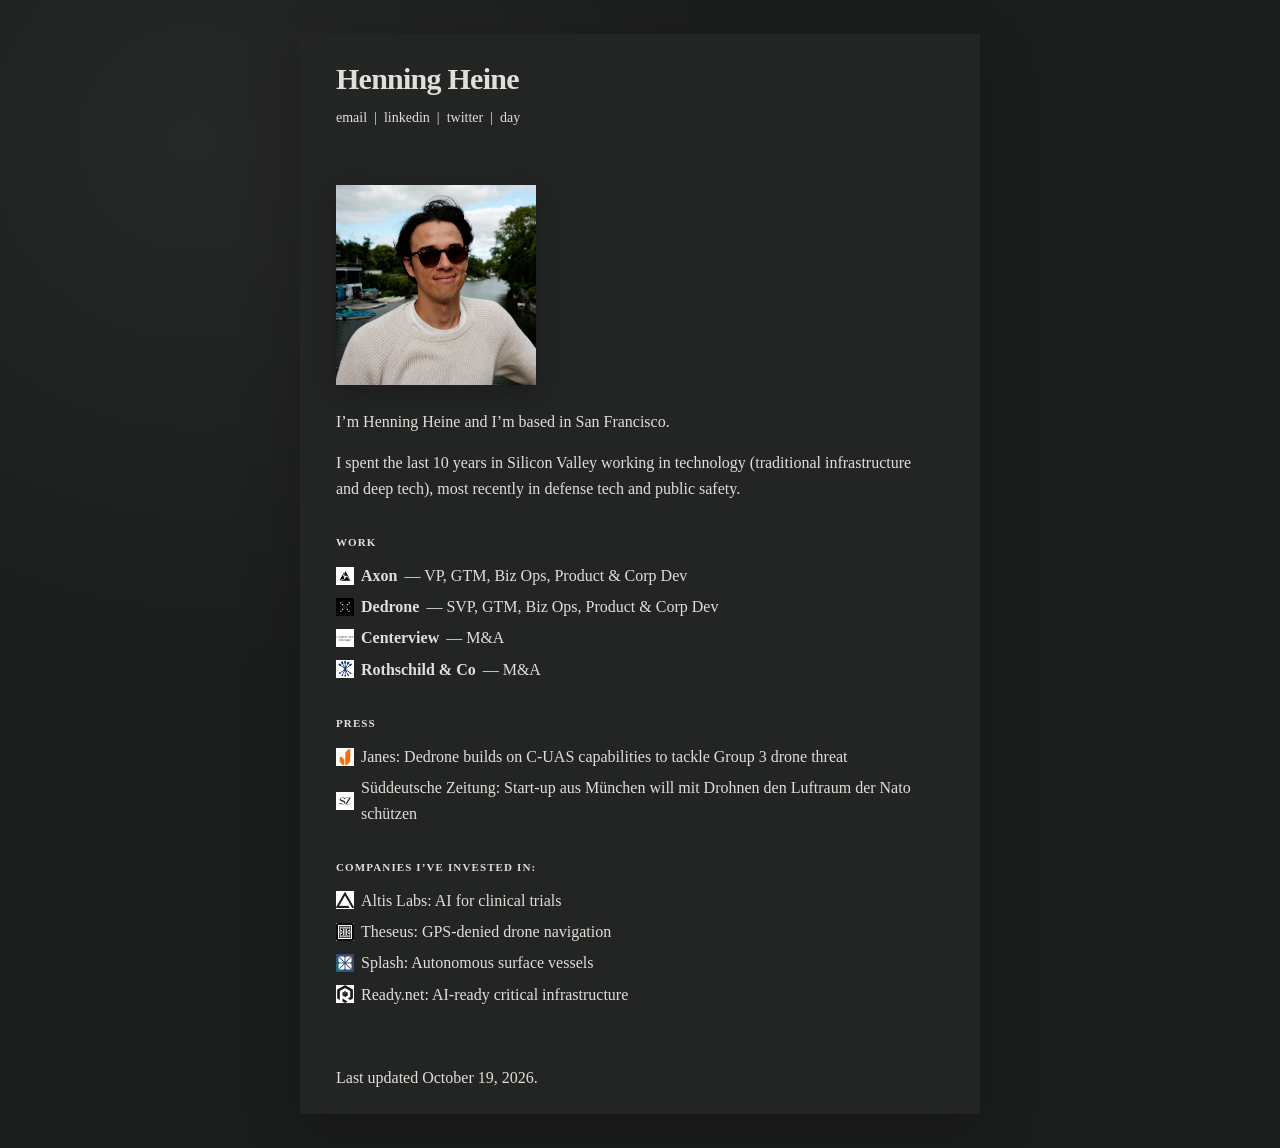
<file: index.html>
<!doctype html>
<html lang="en">
  <head>
    <meta charset="utf-8" />
    <meta name="viewport" content="width=device-width, initial-scale=1" />
    <title>Henning Heine</title>
    <meta
      name="description"
      content="Henning Heine is based in San Francisco, with experience across defense tech, public safety, traditional infrastructure, and deep tech."
    />
    <meta
      name="robots"
      content="index, follow, max-image-preview:large, max-snippet:-1, max-video-preview:-1"
    />
    <meta name="referrer" content="no-referrer" />
    <script>
      (() => {
        const savedTheme = localStorage.getItem('theme');
        const hour = new Date().getHours();
        const eveningTheme = hour >= 18 || hour < 6 ? 'dark' : 'light';
        document.documentElement.dataset.theme = savedTheme || eveningTheme;
      })();
    </script>
    <link rel="canonical" href="https://henningheine.com/" />
    <meta name="application-name" content="Henning Heine" />
    <meta
      name="google-site-verification"
      content="jyhQrbRwwLQMy8XKvwFD4kD7KzSQr3hxa8bpG_PBGgo"
    />
    <link rel="icon" type="image/png" sizes="96x96" href="/favicon-96.png" />
    <link rel="stylesheet" href="/styles.css?v=20260901-type-6" />

    <meta property="og:title" content="Henning Heine" />
    <meta property="og:site_name" content="Henning Heine" />
    <meta
      property="og:description"
      content="Silicon Valley technology, defense tech, public safety, and angel investing."
    />
    <meta property="og:type" content="website" />
    <meta property="og:url" content="https://henningheine.com/" />
    <meta property="og:image" content="https://henningheine.com/og.png" />
    <meta name="twitter:card" content="summary_large_image" />
    <meta name="twitter:title" content="Henning Heine" />
    <meta
      name="twitter:description"
      content="Silicon Valley technology, defense tech, public safety, and angel investing."
    />
    <meta name="twitter:image" content="https://henningheine.com/og.png" />
    <script type="application/ld+json">
      {
        "@context": "https://schema.org",
        "@type": "WebSite",
        "name": "Henning Heine",
        "alternateName": "henningheine.com",
        "url": "https://henningheine.com/"
      }
    </script>
  </head>
  <body class="home-page">
    <div class="page-shell">
      <header class="site-header">
        <a class="site-title" href="/">Henning Heine</a>
        <nav class="social-links" aria-label="Primary navigation">
          <a href="mailto:henning.heine@gmail.com">email</a>
          <span aria-hidden="true">|</span>
          <a href="https://www.linkedin.com/in/henningheine" target="_blank" rel="noopener noreferrer">linkedin</a>
          <span aria-hidden="true">|</span>
          <a href="https://x.com/HenningHeine" target="_blank" rel="noopener noreferrer">twitter</a>
          <span aria-hidden="true">|</span>
          <a class="theme-toggle" href="#night-mode">night</a>
        </nav>
      </header>

      <main id="about">
        <img
          class="portrait"
          src="/henning-portrait.png"
          alt="Henning Heine"
          width="200"
          height="200"
        />

        <div class="bio">
          <p>I’m Henning Heine and I’m based in San Francisco.</p>

          <p>
            I spent the last 10 years in Silicon Valley working in technology
            (traditional infrastructure and deep tech), most recently in
            <a href="https://www.dedrone.com/" target="_blank" rel="noopener noreferrer">defense tech</a> and
            <a href="https://www.axon.com/" target="_blank" rel="noopener noreferrer">public safety</a>.
          </p>
        </div>

        <section class="work-section" aria-labelledby="work-heading">
          <h2 id="work-heading">Work</h2>
          <div class="work-list">
            <div class="work-item">
              <img
                class="work-logo"
                src="/work-axon.png"
                alt=""
                width="18"
                height="18"
                loading="lazy"
              />
              <span class="work-name">
                <a href="https://www.axon.com/" target="_blank" rel="noopener noreferrer">Axon</a>
              </span>
              <span class="work-detail"
                >— VP, GTM, Biz Ops, Product &amp; Corp Dev</span
              >
            </div>
            <div class="work-item">
              <img
                class="work-logo"
                src="/work-dedrone.png"
                alt=""
                width="18"
                height="18"
                loading="lazy"
              />
              <span class="work-name">
                <a href="https://www.dedrone.com/" target="_blank" rel="noopener noreferrer">Dedrone</a>
              </span>
              <span class="work-detail"
                >— SVP, GTM, Biz Ops, Product &amp; Corp Dev</span
              >
            </div>
            <div class="work-item">
              <img
                class="work-logo"
                src="/work-centerview-stacked.png"
                alt=""
                width="18"
                height="18"
                loading="lazy"
              />
              <span class="work-name">
                <a href="https://www.centerviewpartners.com/"
                   target="_blank" rel="noopener noreferrer">Centerview</a
                >
              </span>
              <span class="work-detail">— M&amp;A</span>
            </div>
            <div class="work-item">
              <img
                class="work-logo"
                src="/work-rothschild.png"
                alt=""
                width="18"
                height="18"
                loading="lazy"
              />
              <span class="work-name">
                <a href="https://www.rothschildandco.com/"
                   target="_blank" rel="noopener noreferrer">Rothschild &amp; Co</a
                >
              </span>
              <span class="work-detail">— M&amp;A</span>
            </div>
          </div>
        </section>

        <section class="press-section" aria-labelledby="press-heading">
          <h2 id="press-heading">Press</h2>
          <div class="press-list">
            <div class="press-item">
              <img
                class="press-logo"
                src="/press-janes.png"
                alt=""
                width="18"
                height="18"
                loading="lazy"
              />
              <a
                class="press-copy"
                href="https://www.janes.com/defence-intelligence-insights/defence-news/c4isr/dedrone-builds-on-c-uas-capabilities-to-tackle-group-3-drone-threat"
                 target="_blank" rel="noopener noreferrer">Janes: Dedrone builds on C-UAS capabilities to tackle Group 3
                drone threat</a
              >
            </div>
            <div class="press-item">
              <img
                class="press-logo"
                src="/press-sueddeutsche.png"
                alt=""
                width="18"
                height="18"
                loading="lazy"
              />
              <a
                class="press-copy"
                href="https://www.sueddeutsche.de/wirtschaft/muenchen-tytan-technologies-drohnenproduktion-nato-luftverteidigung-li.3325460"
                 target="_blank" rel="noopener noreferrer">Süddeutsche Zeitung: Start-up aus München will mit Drohnen den
                Luftraum der Nato schützen</a
              >
            </div>
          </div>
        </section>

        <section aria-labelledby="investments-heading">
          <h2 id="investments-heading">Companies I’ve invested in:</h2>
          <ul class="investments">
            <li>
              <img
                class="investment-logo"
                src="/investment-altis.png"
                alt=""
                width="18"
                height="18"
                loading="lazy"
              />
              <a href="https://www.altislabs.com/"
                 target="_blank" rel="noopener noreferrer">Altis Labs: AI for clinical trials</a
              >
            </li>
            <li>
              <img
                class="investment-logo"
                src="/investment-theseus.png"
                alt=""
                width="18"
                height="18"
                loading="lazy"
              />
              <a href="https://www.theseus.us/"
                 target="_blank" rel="noopener noreferrer">Theseus: GPS-denied drone navigation</a
              >
            </li>
            <li>
              <img
                class="investment-logo"
                src="/investment-splash.png"
                alt=""
                width="18"
                height="18"
                loading="lazy"
              />
              <a href="https://splash9.com/"
                 target="_blank" rel="noopener noreferrer">Splash: Autonomous surface vessels</a
              >
            </li>
            <li>
              <img
                class="investment-logo"
                src="/investment-ready.png"
                alt=""
                width="18"
                height="18"
                loading="lazy"
              />
              <a href="https://ready.net/"
                 target="_blank" rel="noopener noreferrer">Ready.net: AI-ready critical infrastructure</a
              >
            </li>
          </ul>
        </section>
      </main>

      <footer>Last updated October 19, 2026.</footer>
    </div>
    <script>
      const themeToggle = document.querySelector('.theme-toggle');

      const updateThemeToggle = () => {
        const isDark = document.documentElement.dataset.theme === 'dark';
        themeToggle.textContent = isDark ? 'day' : 'night';
      };

      themeToggle.addEventListener('click', (event) => {
        event.preventDefault();
        const isDark = document.documentElement.dataset.theme === 'dark';
        const nextTheme = isDark ? 'light' : 'dark';
        document.documentElement.dataset.theme = nextTheme;
        localStorage.setItem('theme', nextTheme);
        updateThemeToggle();
      });

      updateThemeToggle();
    </script>
  </body>
</html>
</file>
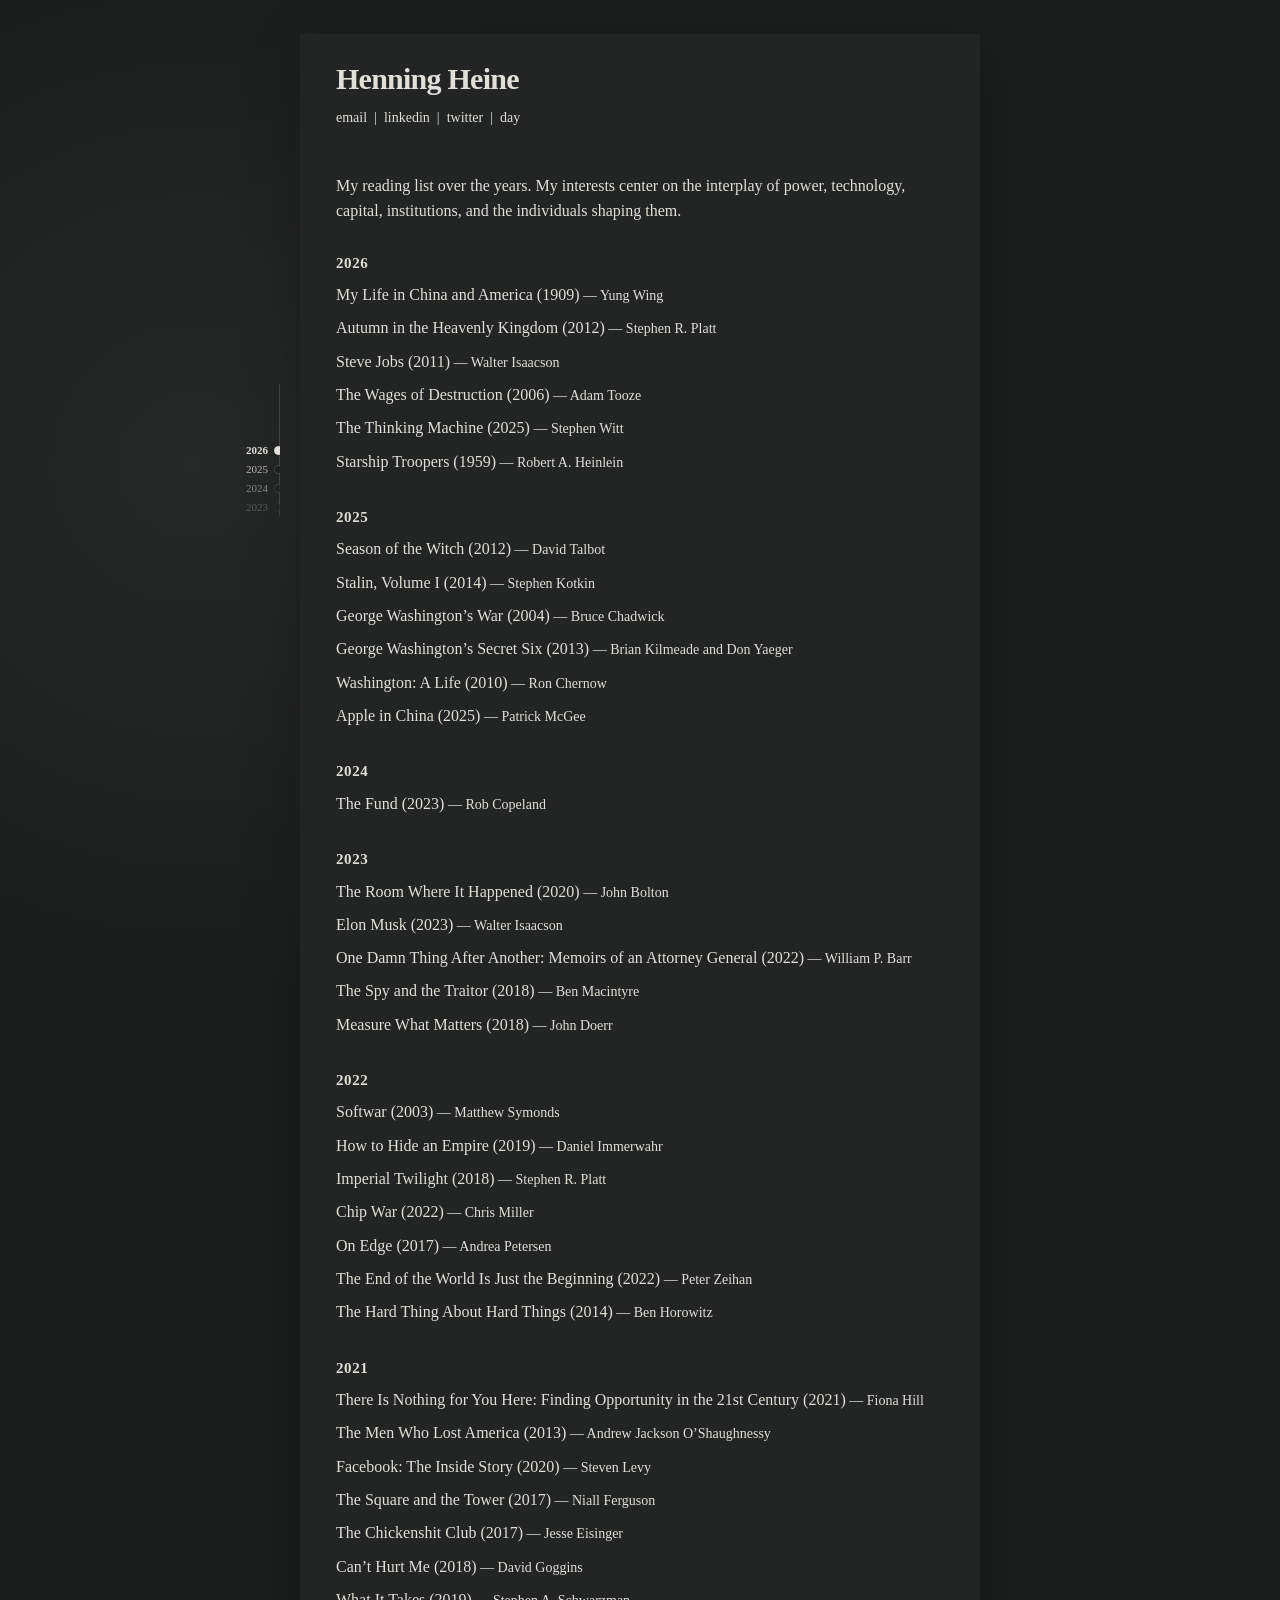
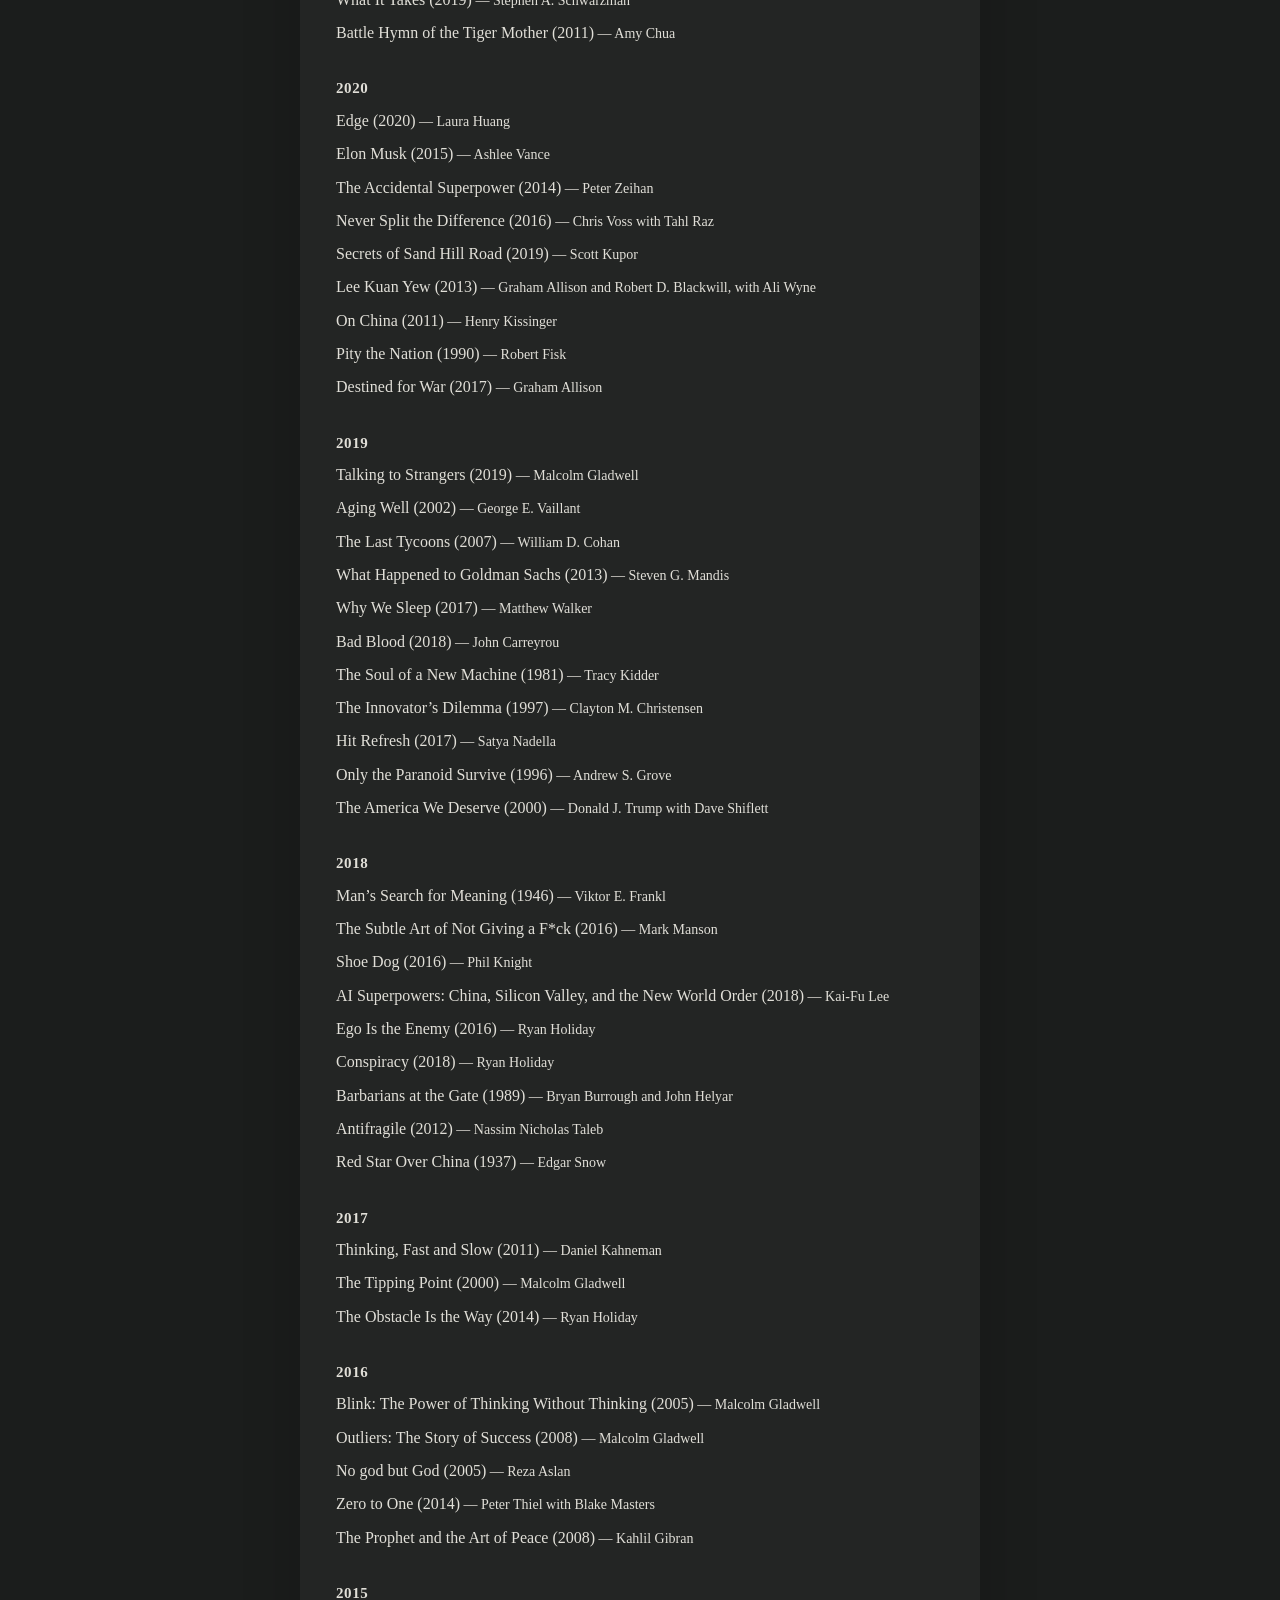
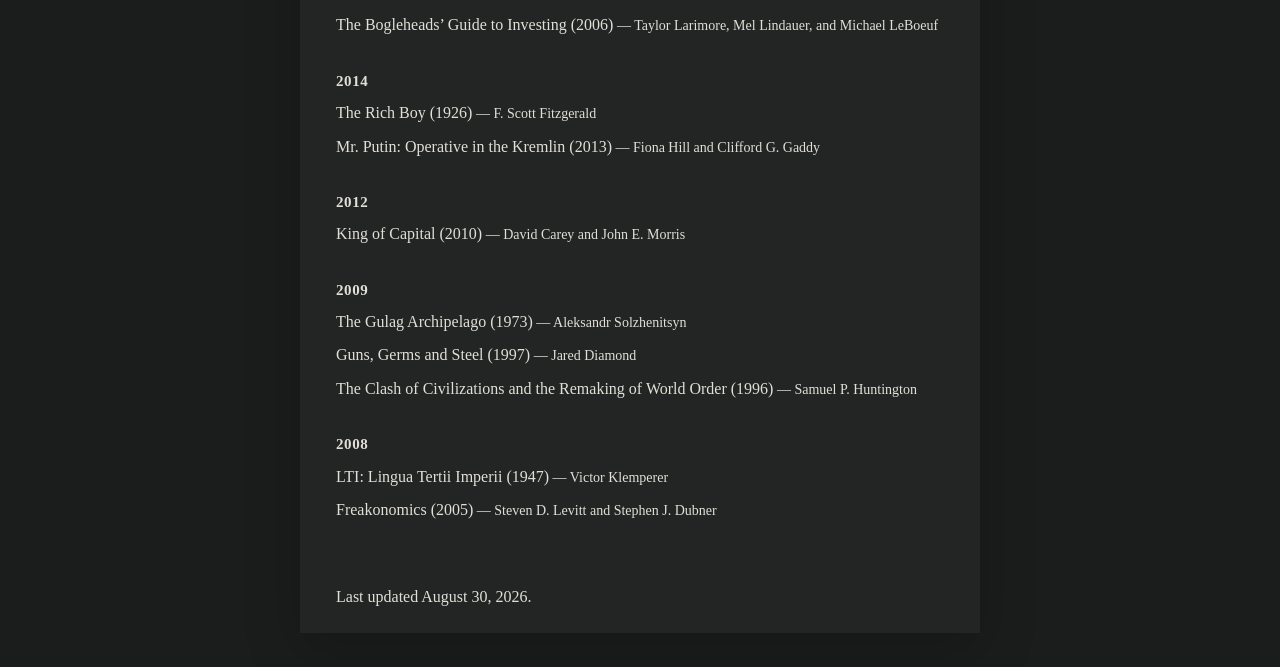
<file: books.html>
<!doctype html>
<html lang="en">
  <head>
    <meta charset="utf-8" />
    <meta name="viewport" content="width=device-width, initial-scale=1" />
    <title>My reading list over the years — Henning Heine</title>
    <meta
      name="description"
      content="A chronological list of books read by Henning Heine."
    />
    <meta
      name="robots"
      content="noindex, nofollow, noarchive, nosnippet, noimageindex, nocache"
    />
    <meta
      name="googlebot"
      content="noindex, nofollow, noarchive, nosnippet, noimageindex"
    />
    <meta
      name="bingbot"
      content="noindex, nofollow, noarchive, nosnippet, noimageindex"
    />
    <meta name="referrer" content="no-referrer" />
    <script src="/book-summaries.js?v=20260830-2"></script>
    <script>
      (() => {
        const savedTheme = localStorage.getItem('theme');
        const hour = new Date().getHours();
        const eveningTheme = hour >= 18 || hour < 6 ? 'dark' : 'light';
        document.documentElement.dataset.theme = savedTheme || eveningTheme;
      })();
    </script>
    <link rel="canonical" href="https://henningheine.com/books.html" />
    <link rel="icon" href="/favicon.svg" type="image/svg+xml" />
    <link rel="stylesheet" href="/styles.css?v=20260830-book-panel-6" />

    <meta property="og:title" content="My reading list over the years — Henning Heine" />
    <meta
      property="og:description"
      content="A chronological list of books read by Henning Heine."
    />
    <meta property="og:type" content="website" />
    <meta property="og:url" content="https://henningheine.com/books.html" />
    <meta property="og:image" content="https://henningheine.com/og.png" />
    <meta name="twitter:card" content="summary_large_image" />
    <meta name="twitter:title" content="My reading list over the years — Henning Heine" />
    <meta
      name="twitter:description"
      content="A chronological list of books read by Henning Heine."
    />
    <meta name="twitter:image" content="https://henningheine.com/og.png" />
  </head>
  <body>
    <div class="page-shell books-page">
      <header class="site-header">
        <a class="site-title" href="/">Henning Heine</a>
        <nav class="social-links" aria-label="Primary navigation">
          <a href="mailto:henning.heine@gmail.com">email</a>
          <span aria-hidden="true">|</span>
          <a href="https://www.linkedin.com/in/henningheine" target="_blank" rel="noopener noreferrer">linkedin</a>
          <span aria-hidden="true">|</span>
          <a href="https://x.com/HenningHeine" target="_blank" rel="noopener noreferrer">twitter</a>
          <span aria-hidden="true">|</span>
          <a class="theme-toggle" href="#night-mode">night</a>
        </nav>
      </header>

      <main id="books">
        <p class="reading-list-intro">My reading list over the years. My interests center on the interplay of power, technology, capital, institutions, and the individuals shaping them.</p>

        <section aria-labelledby="books-2026">
          <h2 id="books-2026">2026</h2>
          <ol class="book-list">
            <li><cite>My Life in China and America (1909)</cite><span class="book-author"> — Yung Wing</span><span class="book-date">Aug 28</span></li>
            <li><cite>Autumn in the Heavenly Kingdom (2012)</cite><span class="book-author"> — Stephen R. Platt</span><span class="book-date">Aug 14</span></li>
            <li><cite><a class="book-link" href="https://en.wikipedia.org/wiki/Steve_Jobs_(book)" target="_blank" rel="noopener noreferrer">Steve Jobs (2011)</a></cite><span class="book-author"> — Walter Isaacson</span><span class="book-date">Jul 14</span></li>
            <li><cite><a class="book-link" href="https://en.wikipedia.org/wiki/The_Wages_of_Destruction" target="_blank" rel="noopener noreferrer">The Wages of Destruction (2006)</a></cite><span class="book-author"> — Adam Tooze</span><span class="book-date">Jul 7</span></li>
            <li><cite><a class="book-link" href="https://en.wikipedia.org/wiki/The_Thinking_Machine:_Jensen_Huang,_Nvidia_and_the_World%27s_Most_Coveted_Microchip" target="_blank" rel="noopener noreferrer">The Thinking Machine (2025)</a></cite><span class="book-author"> — Stephen Witt</span><span class="book-date">May 4</span></li>
            <li><cite><a class="book-link" href="https://en.wikipedia.org/wiki/Starship_Troopers" target="_blank" rel="noopener noreferrer">Starship Troopers (1959)</a></cite><span class="book-author"> — Robert A. Heinlein</span><span class="book-date">Apr 22</span></li>
          </ol>
        </section>

        <section aria-labelledby="books-2025">
          <h2 id="books-2025">2025</h2>
          <ol class="book-list" start="7">
            <li><cite>Season of the Witch (2012)</cite><span class="book-author"> — David Talbot</span><span class="book-date">Dec 7</span></li>
            <li><cite><a class="book-link" href="https://en.wikipedia.org/wiki/Stalin:_Paradoxes_of_Power,_1878%E2%80%931928" target="_blank" rel="noopener noreferrer">Stalin, Volume I (2014)</a></cite><span class="book-author"> — Stephen Kotkin</span><span class="book-date">Nov 28</span></li>
            <li><cite>George Washington’s War (2004)</cite><span class="book-author"> — Bruce Chadwick</span><span class="book-date">Sep 2</span></li>
            <li><cite>George Washington’s Secret Six (2013)</cite><span class="book-author"> — Brian Kilmeade and Don Yaeger</span></li>
            <li><cite><a class="book-link" href="https://en.wikipedia.org/wiki/Washington:_A_Life" target="_blank" rel="noopener noreferrer">Washington: A Life (2010)</a></cite><span class="book-author"> — Ron Chernow</span></li>
            <li><cite><a class="book-link" href="https://en.wikipedia.org/wiki/Apple_in_China" target="_blank" rel="noopener noreferrer">Apple in China (2025)</a></cite><span class="book-author"> — Patrick McGee</span><span class="book-date">May 25</span></li>
          </ol>
        </section>

        <section aria-labelledby="books-2024">
          <h2 id="books-2024">2024</h2>
          <ol class="book-list" start="13">
            <li><cite>The Fund (2023)</cite><span class="book-author"> — Rob Copeland</span><span class="book-date">Jan 25</span></li>
          </ol>
        </section>

        <section aria-labelledby="books-2023">
          <h2 id="books-2023">2023</h2>
          <ol class="book-list" start="14">
            <li><cite><a class="book-link" href="https://en.wikipedia.org/wiki/The_Room_Where_It_Happened" target="_blank" rel="noopener noreferrer">The Room Where It Happened (2020)</a></cite><span class="book-author"> — John Bolton</span><span class="book-date">Nov 4</span></li>
            <li><cite><a class="book-link" href="https://en.wikipedia.org/wiki/Elon_Musk_(Isaacson_book)" target="_blank" rel="noopener noreferrer">Elon Musk (2023)</a></cite><span class="book-author"> — Walter Isaacson</span><span class="book-date">Sep 12</span></li>
            <li><cite>One Damn Thing After Another: Memoirs of an Attorney General (2022)</cite><span class="book-author"> — William P. Barr</span><span class="book-date">Sep</span></li>
            <li><cite>The Spy and the Traitor (2018)</cite><span class="book-author"> — Ben Macintyre</span><span class="book-date">Sep 2</span></li>
            <li><cite>Measure What Matters (2018)</cite><span class="book-author"> — John Doerr</span><span class="book-date">Jun 12</span></li>
          </ol>
        </section>

        <section aria-labelledby="books-2022">
          <h2 id="books-2022">2022</h2>
          <ol class="book-list" start="19">
            <li><cite>Softwar (2003)</cite><span class="book-author"> — Matthew Symonds</span><span class="book-date">Dec 23</span></li>
            <li><cite>How to Hide an Empire (2019)</cite><span class="book-author"> — Daniel Immerwahr</span><span class="book-date">Nov 10</span></li>
            <li><cite><a class="book-link" href="https://en.wikipedia.org/wiki/Imperial_Twilight" target="_blank" rel="noopener noreferrer">Imperial Twilight (2018)</a></cite><span class="book-author"> — Stephen R. Platt</span><span class="book-date">Nov 4</span></li>
            <li><cite><a class="book-link" href="https://en.wikipedia.org/wiki/Chip_War" target="_blank" rel="noopener noreferrer">Chip War (2022)</a></cite><span class="book-author"> — Chris Miller</span><span class="book-date">Oct 4</span></li>
            <li><cite>On Edge (2017)</cite><span class="book-author"> — Andrea Petersen</span><span class="book-date">Sep 9</span></li>
            <li><cite>The End of the World Is Just the Beginning (2022)</cite><span class="book-author"> — Peter Zeihan</span><span class="book-date">Jul 23</span></li>
            <li><cite>The Hard Thing About Hard Things (2014)</cite><span class="book-author"> — Ben Horowitz</span><span class="book-date">Feb 12</span></li>
          </ol>
        </section>

        <section aria-labelledby="books-2021">
          <h2 id="books-2021">2021</h2>
          <ol class="book-list" start="26">
            <li><cite><a class="book-link" href="https://en.wikipedia.org/wiki/There_Is_Nothing_for_You_Here:_Finding_Opportunity_in_the_21st_Century" target="_blank" rel="noopener noreferrer">There Is Nothing for You Here: Finding Opportunity in the 21st Century (2021)</a></cite><span class="book-author"> — Fiona Hill</span><span class="book-date">Oct 5</span></li>
            <li><cite>The Men Who Lost America (2013)</cite><span class="book-author"> — Andrew Jackson O’Shaughnessy</span><span class="book-date">Jul 12</span></li>
            <li><cite>Facebook: The Inside Story (2020)</cite><span class="book-author"> — Steven Levy</span><span class="book-date">May 14</span></li>
            <li><cite><a class="book-link" href="https://en.wikipedia.org/wiki/The_Square_and_the_Tower" target="_blank" rel="noopener noreferrer">The Square and the Tower (2017)</a></cite><span class="book-author"> — Niall Ferguson</span><span class="book-date">May 10</span></li>
            <li><cite>The Chickenshit Club (2017)</cite><span class="book-author"> — Jesse Eisinger</span><span class="book-date">May 4</span></li>
            <li><cite>Can’t Hurt Me (2018)</cite><span class="book-author"> — David Goggins</span><span class="book-date">May 4</span></li>
            <li><cite>What It Takes (2019)</cite><span class="book-author"> — Stephen A. Schwarzman</span><span class="book-date">Apr 30</span></li>
            <li><cite><a class="book-link" href="https://en.wikipedia.org/wiki/Battle_Hymn_of_the_Tiger_Mother" target="_blank" rel="noopener noreferrer">Battle Hymn of the Tiger Mother (2011)</a></cite><span class="book-author"> — Amy Chua</span><span class="book-date">Apr 15</span></li>
          </ol>
        </section>

        <section aria-labelledby="books-2020">
          <h2 id="books-2020">2020</h2>
          <ol class="book-list" start="34">
            <li><cite>Edge (2020)</cite><span class="book-author"> — Laura Huang</span><span class="book-date">Sep 22</span></li>
            <li><cite><a class="book-link" href="https://en.wikipedia.org/wiki/Elon_Musk:_Tesla,_SpaceX,_and_the_Quest_for_a_Fantastic_Future" target="_blank" rel="noopener noreferrer">Elon Musk (2015)</a></cite><span class="book-author"> — Ashlee Vance</span><span class="book-date">Sep 13</span></li>
            <li><cite>The Accidental Superpower (2014)</cite><span class="book-author"> — Peter Zeihan</span><span class="book-date">Sep 12</span></li>
            <li><cite>Never Split the Difference (2016)</cite><span class="book-author"> — Chris Voss with Tahl Raz</span><span class="book-date">Aug 10</span></li>
            <li><cite>Secrets of Sand Hill Road (2019)</cite><span class="book-author"> — Scott Kupor</span><span class="book-date">Feb 5</span></li>
            <li><cite>Lee Kuan Yew (2013)</cite><span class="book-author"> — Graham Allison and Robert D. Blackwill, with Ali Wyne</span><span class="book-date">Feb 5</span></li>
            <li><cite><a class="book-link" href="https://en.wikipedia.org/wiki/On_China" target="_blank" rel="noopener noreferrer">On China (2011)</a></cite><span class="book-author"> — Henry Kissinger</span><span class="book-date">Jan 23</span></li>
            <li><cite><a class="book-link" href="https://en.wikipedia.org/wiki/Pity_the_Nation" target="_blank" rel="noopener noreferrer">Pity the Nation (1990)</a></cite><span class="book-author"> — Robert Fisk</span><span class="book-date">Jan 5</span></li>
            <li><cite>Destined for War (2017)</cite><span class="book-author"> — Graham Allison</span><span class="book-date">Jan 2</span></li>
          </ol>
        </section>

        <section aria-labelledby="books-2019">
          <h2 id="books-2019">2019</h2>
          <ol class="book-list" start="43">
            <li><cite><a class="book-link" href="https://en.wikipedia.org/wiki/Talking_to_Strangers" target="_blank" rel="noopener noreferrer">Talking to Strangers (2019)</a></cite><span class="book-author"> — Malcolm Gladwell</span><span class="book-date">Oct 20</span></li>
            <li><cite>Aging Well (2002)</cite><span class="book-author"> — George E. Vaillant</span><span class="book-date">Sep 24</span></li>
            <li><cite><a class="book-link" href="https://en.wikipedia.org/wiki/The_Last_Tycoons" target="_blank" rel="noopener noreferrer">The Last Tycoons (2007)</a></cite><span class="book-author"> — William D. Cohan</span><span class="book-date">Jul 3</span></li>
            <li><cite>What Happened to Goldman Sachs (2013)</cite><span class="book-author"> — Steven G. Mandis</span><span class="book-date">Jun 22</span></li>
            <li><cite><a class="book-link" href="https://en.wikipedia.org/wiki/Why_We_Sleep" target="_blank" rel="noopener noreferrer">Why We Sleep (2017)</a></cite><span class="book-author"> — Matthew Walker</span><span class="book-date">May 1</span></li>
            <li><cite><a class="book-link" href="https://en.wikipedia.org/wiki/Bad_Blood:_Secrets_and_Lies_in_a_Silicon_Valley_Startup" target="_blank" rel="noopener noreferrer">Bad Blood (2018)</a></cite><span class="book-author"> — John Carreyrou</span><span class="book-date">Apr 7</span></li>
            <li><cite><a class="book-link" href="https://en.wikipedia.org/wiki/The_Soul_of_a_New_Machine" target="_blank" rel="noopener noreferrer">The Soul of a New Machine (1981)</a></cite><span class="book-author"> — Tracy Kidder</span><span class="book-date">Mar 20</span></li>
            <li><cite><a class="book-link" href="https://en.wikipedia.org/wiki/The_Innovator%27s_Dilemma" target="_blank" rel="noopener noreferrer">The Innovator’s Dilemma (1997)</a></cite><span class="book-author"> — Clayton M. Christensen</span><span class="book-date">Mar 9</span></li>
            <li><cite><a class="book-link" href="https://en.wikipedia.org/wiki/Hit_Refresh" target="_blank" rel="noopener noreferrer">Hit Refresh (2017)</a></cite><span class="book-author"> — Satya Nadella</span><span class="book-date">Feb 22</span></li>
            <li><cite>Only the Paranoid Survive (1996)</cite><span class="book-author"> — Andrew S. Grove</span><span class="book-date">Feb 3</span></li>
            <li><cite><a class="book-link" href="https://en.wikipedia.org/wiki/The_America_We_Deserve" target="_blank" rel="noopener noreferrer">The America We Deserve (2000)</a></cite><span class="book-author"> — Donald J. Trump with Dave Shiflett</span><span class="book-date">Jan 9</span></li>
          </ol>
        </section>

        <section aria-labelledby="books-2018">
          <h2 id="books-2018">2018</h2>
          <ol class="book-list" start="54">
            <li><cite><a class="book-link" href="https://en.wikipedia.org/wiki/Man%27s_Search_for_Meaning" target="_blank" rel="noopener noreferrer">Man’s Search for Meaning (1946)</a></cite><span class="book-author"> — Viktor E. Frankl</span><span class="book-date">Nov 3</span></li>
            <li><cite><a class="book-link" href="https://en.wikipedia.org/wiki/The_Subtle_Art_of_Not_Giving_a_Fuck" target="_blank" rel="noopener noreferrer">The Subtle Art of Not Giving a F*ck (2016)</a></cite><span class="book-author"> — Mark Manson</span><span class="book-date">Oct 22</span></li>
            <li><cite><a class="book-link" href="https://en.wikipedia.org/wiki/Shoe_Dog" target="_blank" rel="noopener noreferrer">Shoe Dog (2016)</a></cite><span class="book-author"> — Phil Knight</span><span class="book-date">Oct 8</span></li>
            <li><cite><a class="book-link" href="https://en.wikipedia.org/wiki/AI_Superpowers" target="_blank" rel="noopener noreferrer">AI Superpowers: China, Silicon Valley, and the New World Order (2018)</a></cite><span class="book-author"> — Kai-Fu Lee</span><span class="book-date">Sep 25</span></li>
            <li><cite><a class="book-link" href="https://en.wikipedia.org/wiki/Ego_Is_the_Enemy" target="_blank" rel="noopener noreferrer">Ego Is the Enemy (2016)</a></cite><span class="book-author"> — Ryan Holiday</span><span class="book-date">Feb 28</span></li>
            <li><cite>Conspiracy (2018)</cite><span class="book-author"> — Ryan Holiday</span><span class="book-date">Early 2018</span></li>
            <li><cite><a class="book-link" href="https://en.wikipedia.org/wiki/Barbarians_at_the_Gate" target="_blank" rel="noopener noreferrer">Barbarians at the Gate (1989)</a></cite><span class="book-author"> — Bryan Burrough and John Helyar</span></li>
            <li><cite><a class="book-link" href="https://en.wikipedia.org/wiki/Antifragile" target="_blank" rel="noopener noreferrer">Antifragile (2012)</a></cite><span class="book-author"> — Nassim Nicholas Taleb</span></li>
            <li><cite><a class="book-link" href="https://en.wikipedia.org/wiki/Red_Star_Over_China" target="_blank" rel="noopener noreferrer">Red Star Over China (1937)</a></cite><span class="book-author"> — Edgar Snow</span></li>
          </ol>
        </section>

        <section aria-labelledby="books-2017">
          <h2 id="books-2017">2017</h2>
          <ol class="book-list" start="63">
            <li><cite><a class="book-link" href="https://en.wikipedia.org/wiki/Thinking,_Fast_and_Slow" target="_blank" rel="noopener noreferrer">Thinking, Fast and Slow (2011)</a></cite><span class="book-author"> — Daniel Kahneman</span><span class="book-date">May 10</span></li>
            <li><cite><a class="book-link" href="https://en.wikipedia.org/wiki/The_Tipping_Point" target="_blank" rel="noopener noreferrer">The Tipping Point (2000)</a></cite><span class="book-author"> — Malcolm Gladwell</span><span class="book-date">May 9</span></li>
            <li><cite><a class="book-link" href="https://en.wikipedia.org/wiki/The_Obstacle_Is_the_Way" target="_blank" rel="noopener noreferrer">The Obstacle Is the Way (2014)</a></cite><span class="book-author"> — Ryan Holiday</span><span class="book-date">Apr 18</span></li>
          </ol>
        </section>

        <section aria-labelledby="books-2016">
          <h2 id="books-2016">2016</h2>
          <ol class="book-list" start="66">
            <li><cite><a class="book-link" href="https://en.wikipedia.org/wiki/Blink:_The_Power_of_Thinking_Without_Thinking" target="_blank" rel="noopener noreferrer">Blink: The Power of Thinking Without Thinking (2005)</a></cite><span class="book-author"> — Malcolm Gladwell</span><span class="book-date">Dec 27</span></li>
            <li><cite><a class="book-link" href="https://en.wikipedia.org/wiki/Outliers_(book)" target="_blank" rel="noopener noreferrer">Outliers: The Story of Success (2008)</a></cite><span class="book-author"> — Malcolm Gladwell</span><span class="book-date">Dec 18</span></li>
            <li><cite><a class="book-link" href="https://en.wikipedia.org/wiki/No_God_but_God:_The_Origins,_Evolution,_and_Future_of_Islam" target="_blank" rel="noopener noreferrer">No god but God (2005)</a></cite><span class="book-author"> — Reza Aslan</span><span class="book-date">Sep 10</span></li>
            <li><cite><a class="book-link" href="https://en.wikipedia.org/wiki/Zero_to_One" target="_blank" rel="noopener noreferrer">Zero to One (2014)</a></cite><span class="book-author"> — Peter Thiel with Blake Masters</span><span class="book-date">Feb 6</span></li>
            <li><cite>The Prophet and the Art of Peace (2008)</cite><span class="book-author"> — Kahlil Gibran</span></li>
          </ol>
        </section>

        <section aria-labelledby="books-2015">
          <h2 id="books-2015">2015</h2>
          <ol class="book-list" start="71">
            <li><cite>The Bogleheads’ Guide to Investing (2006)</cite><span class="book-author"> — Taylor Larimore, Mel Lindauer, and Michael LeBoeuf</span><span class="book-date">Dec 23</span></li>
          </ol>
        </section>

        <section aria-labelledby="books-2014">
          <h2 id="books-2014">2014</h2>
          <ol class="book-list" start="72">
            <li><cite>The Rich Boy (1926)</cite><span class="book-author"> — F. Scott Fitzgerald</span><span class="book-date">Oct 12</span></li>
            <li><cite>Mr. Putin: Operative in the Kremlin (2013)</cite><span class="book-author"> — Fiona Hill and Clifford G. Gaddy</span></li>
          </ol>
        </section>

        <section aria-labelledby="books-2012">
          <h2 id="books-2012">2012</h2>
          <ol class="book-list" start="74">
            <li><cite>King of Capital (2010)</cite><span class="book-author"> — David Carey and John E. Morris</span><span class="book-date">Feb 27</span></li>
          </ol>
        </section>

        <section aria-labelledby="books-2009">
          <h2 id="books-2009">2009</h2>
          <ol class="book-list" start="75">
            <li><cite><a class="book-link" href="https://en.wikipedia.org/wiki/The_Gulag_Archipelago" target="_blank" rel="noopener noreferrer">The Gulag Archipelago (1973)</a></cite><span class="book-author"> — Aleksandr Solzhenitsyn</span><span class="book-date">Oct 5</span></li>
            <li><cite><a class="book-link" href="https://en.wikipedia.org/wiki/Guns,_Germs,_and_Steel" target="_blank" rel="noopener noreferrer">Guns, Germs and Steel (1997)</a></cite><span class="book-author"> — Jared Diamond</span><span class="book-date">Mar 2</span></li>
            <li><cite><a class="book-link" href="https://en.wikipedia.org/wiki/The_Clash_of_Civilizations" target="_blank" rel="noopener noreferrer">The Clash of Civilizations and the Remaking of World Order (1996)</a></cite><span class="book-author"> — Samuel P. Huntington</span><span class="book-date">Jan 7</span></li>
          </ol>
        </section>

        <section aria-labelledby="books-2008">
          <h2 id="books-2008">2008</h2>
          <ol class="book-list" start="78">
            <li><cite><a class="book-link" href="https://en.wikipedia.org/wiki/LTI_%E2%80%93_Lingua_Tertii_Imperii" target="_blank" rel="noopener noreferrer">LTI: Lingua Tertii Imperii (1947)</a></cite><span class="book-author"> — Victor Klemperer</span><span class="book-date">Nov 2</span></li>
            <li><cite><a class="book-link" href="https://en.wikipedia.org/wiki/Freakonomics" target="_blank" rel="noopener noreferrer">Freakonomics (2005)</a></cite><span class="book-author"> — Steven D. Levitt and Stephen J. Dubner</span><span class="book-date">Sep 25</span></li>
          </ol>
        </section>
      </main>

      <footer>Last updated August 30, 2026.</footer>
    </div>

    <nav class="year-toc" aria-label="Reading list years"></nav>

    <aside class="book-panel" role="dialog" aria-labelledby="book-panel-title" hidden>
      <button class="book-panel-close" type="button" aria-label="Close book details">×</button>
      <div class="book-panel-cover-wrap">
        <img class="book-panel-cover" alt="" hidden />
        <span class="book-panel-cover-fallback">Cover unavailable</span>
      </div>
      <div class="book-panel-copy">
        <h2 id="book-panel-title"></h2>
        <p class="book-panel-meta"></p>
        <p class="book-panel-summary" aria-live="polite"></p>
        <a class="book-panel-amazon" href="#" target="_blank" rel="noopener noreferrer">View on Amazon</a>
        <a class="book-panel-source" href="#" target="_blank" rel="noopener noreferrer" hidden></a>
      </div>
    </aside>

    <script>
      const themeToggle = document.querySelector('.theme-toggle');

      const updateThemeToggle = () => {
        const isDark = document.documentElement.dataset.theme === 'dark';
        themeToggle.textContent = isDark ? 'day' : 'night';
      };

      themeToggle.addEventListener('click', (event) => {
        event.preventDefault();
        const isDark = document.documentElement.dataset.theme === 'dark';
        const nextTheme = isDark ? 'light' : 'dark';
        document.documentElement.dataset.theme = nextTheme;
        localStorage.setItem('theme', nextTheme);
        updateThemeToggle();
      });

      updateThemeToggle();

      const bookPanel = document.querySelector('.book-panel');
      const bookPanelClose = document.querySelector('.book-panel-close');
      const bookPanelTitle = document.querySelector('#book-panel-title');
      const bookPanelMeta = document.querySelector('.book-panel-meta');
      const bookPanelSummary = document.querySelector('.book-panel-summary');
      const bookPanelCover = document.querySelector('.book-panel-cover');
      const bookPanelCoverFallback = document.querySelector('.book-panel-cover-fallback');
      const bookPanelAmazon = document.querySelector('.book-panel-amazon');
      const bookPanelSource = document.querySelector('.book-panel-source');
      const bookCache = new Map();
      let activeRequest = 0;

      const cleanText = (value = '') => {
        const holder = document.createElement('div');
        holder.innerHTML = value;
        return holder.textContent.replace(/\s+/g, ' ').trim();
      };

      const oneSentence = (value) => {
        const text = cleanText(value);
        if (!text) return '';
        const sentence = text.match(/^.{35,260}?[.!?](?=\s|$)/)?.[0];
        if (sentence) return sentence;
        return text.length > 220 ? `${text.slice(0, 217).trimEnd()}…` : text;
      };

      const fetchWithTimeout = async (url, timeout = 7000) => {
        const controller = new AbortController();
        const timer = window.setTimeout(() => controller.abort(), timeout);
        try {
          return await fetch(url, { signal: controller.signal });
        } finally {
          window.clearTimeout(timer);
        }
      };

      const getBookDetails = (cite) => {
        const label = cite.textContent.trim();
        const yearMatch = label.match(/\s+\((\d{4})\)$/);
        const title = yearMatch ? label.slice(0, yearMatch.index) : label;
        const year = yearMatch?.[1] || '';
        const author = cite.parentElement.querySelector('.book-author')?.textContent
          .replace(/^\s*—\s*/, '')
          .trim() || '';
        const wikipediaUrl = cite.querySelector('a[href*="wikipedia.org/wiki/"]')?.href || '';
        return { title, year, author, wikipediaUrl };
      };

      const loadWikipedia = async (url) => {
        if (!url) return {};
        const slug = new URL(url).pathname.split('/wiki/')[1];
        if (!slug) return {};
        const response = await fetchWithTimeout(`https://en.wikipedia.org/api/rest_v1/page/summary/${slug}`);
        if (!response.ok) return {};
        const data = await response.json();
        return {
          summary: oneSentence(data.extract),
          cover: data.thumbnail?.source || '',
          sourceUrl: data.content_urls?.desktop?.page || url,
          sourceLabel: 'More on Wikipedia',
        };
      };

      const loadOpenLibrary = async ({ title, author }, includeSummary = true) => {
        const parameters = new URLSearchParams({
          title,
          author,
          fields: 'key,title,author_name,cover_i',
          limit: '1',
        });
        const response = await fetchWithTimeout(`https://openlibrary.org/search.json?${parameters}`);
        if (!response.ok) return {};
        const result = (await response.json()).docs?.[0];
        if (!result) return {};

        let summary = '';
        if (includeSummary && result.key) {
          const workResponse = await fetchWithTimeout(`https://openlibrary.org${result.key}.json`);
          if (workResponse.ok) {
            const work = await workResponse.json();
            const description = typeof work.description === 'string'
              ? work.description
              : work.description?.value;
            summary = oneSentence(description);
          }
        }

        return {
          summary,
          cover: result.cover_i
            ? `https://covers.openlibrary.org/b/id/${result.cover_i}-M.jpg`
            : '',
          sourceUrl: result.key ? `https://openlibrary.org${result.key}` : '',
          sourceLabel: 'More on Open Library',
        };
      };

      const loadBookData = async (book) => {
        const key = `${book.title}|${book.author}`;
        if (bookCache.has(key)) return bookCache.get(key);
        const localSummary = window.BOOK_SUMMARIES?.[`${book.title} (${book.year})`] || '';

        let wikipedia = {};
        try {
          wikipedia = await loadWikipedia(book.wikipediaUrl);
        } catch {}

        let library = {};
        if (!wikipedia.summary || !wikipedia.cover) {
          try {
            library = await loadOpenLibrary(book, !localSummary && !wikipedia.summary);
          } catch {}
        }

        const result = {
          summary: localSummary || wikipedia.summary || library.summary,
          cover: wikipedia.cover || library.cover || '',
          sourceUrl: wikipedia.sourceUrl || library.sourceUrl || '',
          sourceLabel: wikipedia.sourceLabel || library.sourceLabel || '',
        };
        bookCache.set(key, result);
        return result;
      };

      const showBook = async (cite) => {
        const request = ++activeRequest;
        const book = getBookDetails(cite);
        const amazonQuery = encodeURIComponent(`${book.title} ${book.author}`);

        bookPanel.hidden = false;
        document.body.classList.add('book-panel-open');
        bookPanelTitle.textContent = book.title;
        bookPanelMeta.textContent = [book.author, book.year && `Published ${book.year}`]
          .filter(Boolean)
          .join(' · ');
        bookPanelSummary.textContent = window.BOOK_SUMMARIES?.[`${book.title} (${book.year})`]
          || 'Loading summary…';
        bookPanelAmazon.href = `https://www.amazon.com/s?k=${amazonQuery}&i=stripbooks`;
        bookPanelCover.hidden = true;
        bookPanelCover.removeAttribute('src');
        bookPanelCoverFallback.hidden = false;
        bookPanelSource.hidden = true;

        const data = await loadBookData(book);
        if (request !== activeRequest) return;

        bookPanelSummary.textContent = data.summary;
        if (data.cover) {
          bookPanelCover.src = data.cover.replace('http://', 'https://');
          bookPanelCover.alt = `Cover of ${book.title}`;
        }
        if (data.sourceUrl) {
          bookPanelSource.href = data.sourceUrl;
          bookPanelSource.textContent = data.sourceLabel;
          bookPanelSource.hidden = false;
        }
      };

      const hideBook = () => {
        activeRequest += 1;
        bookPanel.hidden = true;
        document.body.classList.remove('book-panel-open');
      };

      document.querySelectorAll('.book-list cite').forEach((cite) => {
        cite.tabIndex = 0;
        cite.setAttribute('role', 'button');
        cite.setAttribute('aria-haspopup', 'dialog');
        cite.addEventListener('click', (event) => {
          event.preventDefault();
          showBook(cite);
        });
        cite.addEventListener('keydown', (event) => {
          if (event.key === 'Enter' || event.key === ' ') {
            event.preventDefault();
            showBook(cite);
          }
        });
      });

      bookPanelClose.addEventListener('click', hideBook);
      bookPanelCover.addEventListener('load', () => {
        bookPanelCover.hidden = false;
        bookPanelCoverFallback.hidden = true;
      });
      bookPanelCover.addEventListener('error', () => {
        bookPanelCover.hidden = true;
        bookPanelCoverFallback.hidden = false;
      });
      document.addEventListener('keydown', (event) => {
        if (event.key === 'Escape' && !bookPanel.hidden) hideBook();
      });

      const yearToc = document.querySelector('.year-toc');
      const yearSections = [...document.querySelectorAll('#books > section')];
      const yearTocList = document.createElement('div');
      yearTocList.className = 'year-toc-list';
      yearToc.append(yearTocList);
      const yearLinks = yearSections.map((section) => {
        const heading = section.querySelector('h2');
        const link = document.createElement('a');
        link.href = `#${heading.id}`;
        link.textContent = heading.textContent;
        link.dataset.year = heading.textContent;
        yearTocList.append(link);
        return link;
      });

      let tocFrame = 0;
      const updateActiveYear = () => {
        tocFrame = 0;
        const pageBottom = window.scrollY + window.innerHeight;
        const distanceToBottom = Math.max(0, document.documentElement.scrollHeight - pageBottom);
        const markerTravel = Math.max(0, window.innerHeight * 0.68 - distanceToBottom);
        const marker = Math.min(window.innerHeight - 1, window.innerHeight * 0.32 + markerTravel);
        let activeSection = yearSections[0];

        yearSections.forEach((section) => {
          if (section.getBoundingClientRect().top <= marker) activeSection = section;
        });

        const activeIndex = yearSections.indexOf(activeSection);
        yearTocList.style.transform = `translateY(${(3 - activeIndex) * 19}px)`;

        yearLinks.forEach((link, index) => {
          const distance = Math.abs(index - activeIndex);
          const isVisible = distance <= 3;
          const isActive = index === activeIndex;
          const opacity = [1, 0.78, 0.52, 0.28][distance] || 0;

          link.classList.toggle('is-visible', isVisible);
          link.classList.toggle('is-active', isActive);
          link.style.setProperty('--toc-opacity', opacity);
          link.tabIndex = isVisible ? 0 : -1;
          if (isActive) link.setAttribute('aria-current', 'true');
          else link.removeAttribute('aria-current');
        });
      };

      const queueTocUpdate = () => {
        if (!tocFrame) tocFrame = window.requestAnimationFrame(updateActiveYear);
      };

      window.addEventListener('scroll', queueTocUpdate, { passive: true });
      window.addEventListener('resize', queueTocUpdate);
      yearLinks.forEach((link) => link.addEventListener('click', queueTocUpdate));
      updateActiveYear();
    </script>
  </body>
</html>
</file>
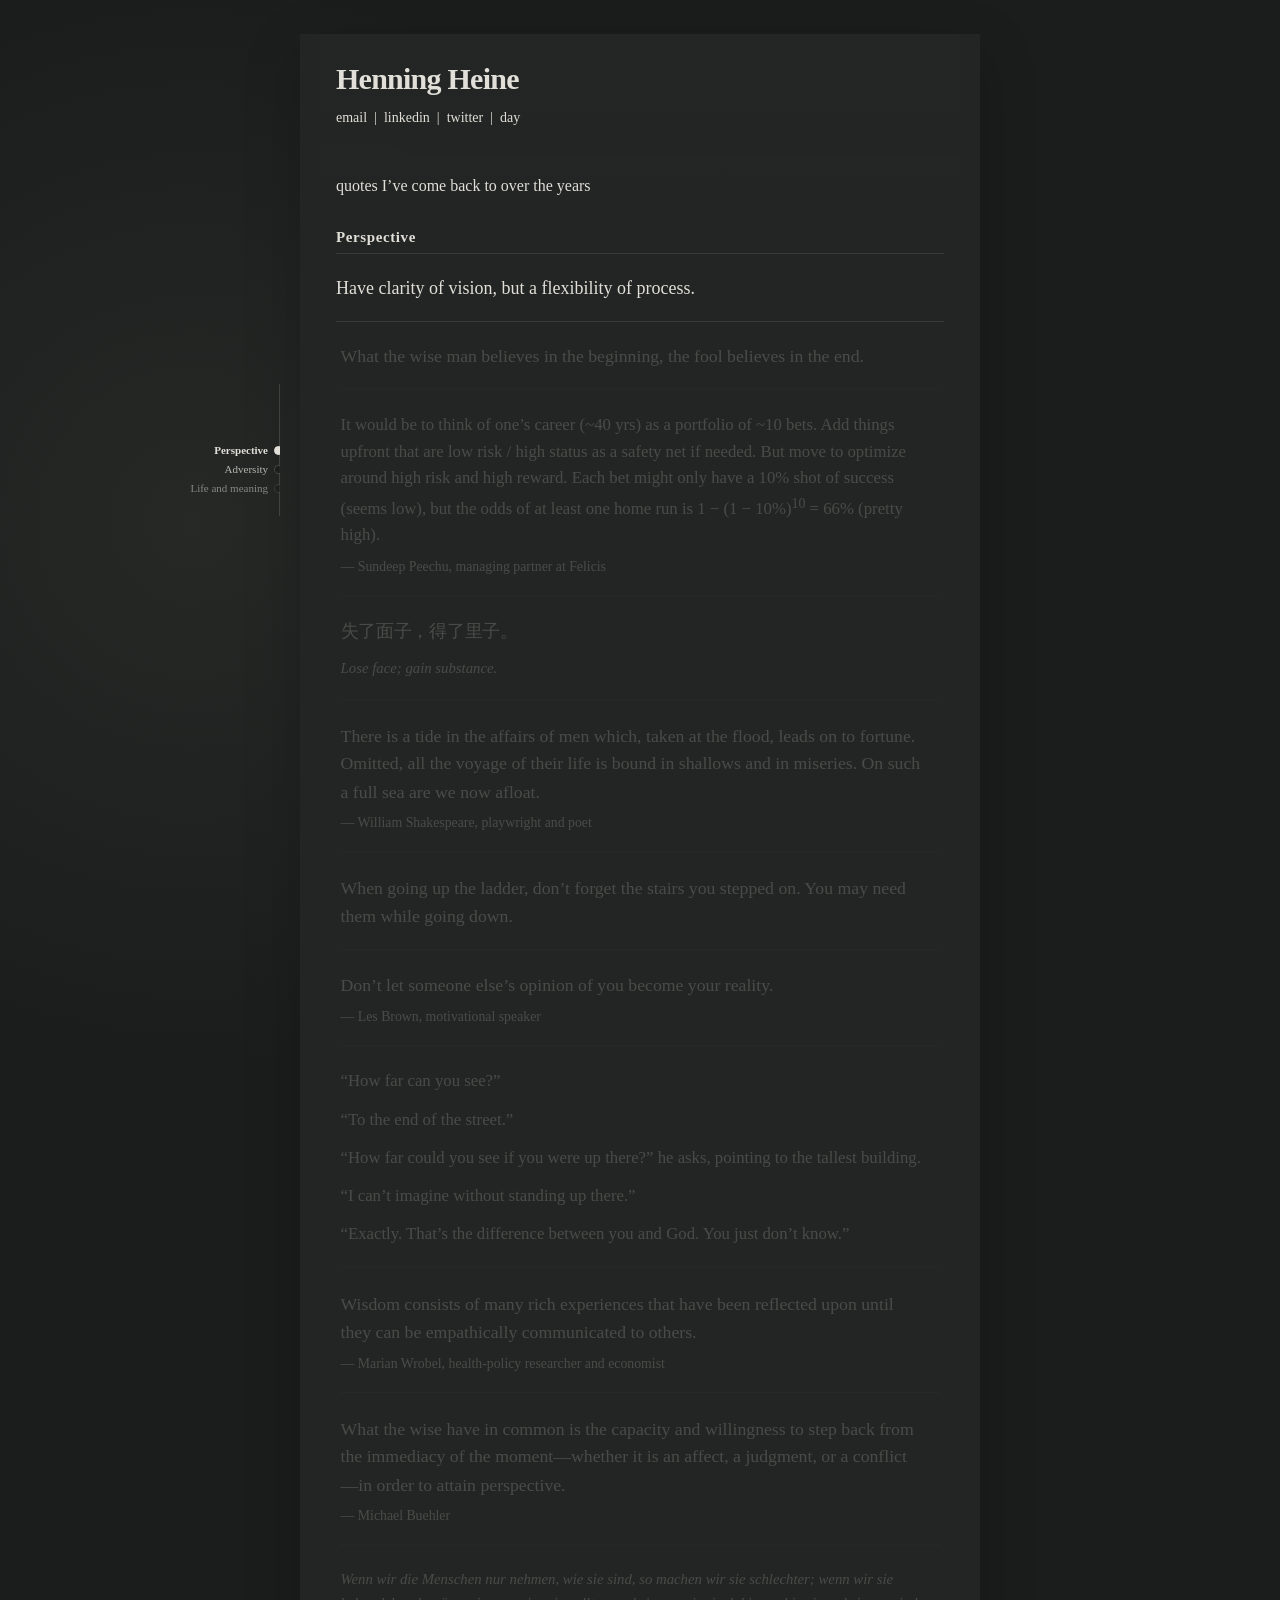
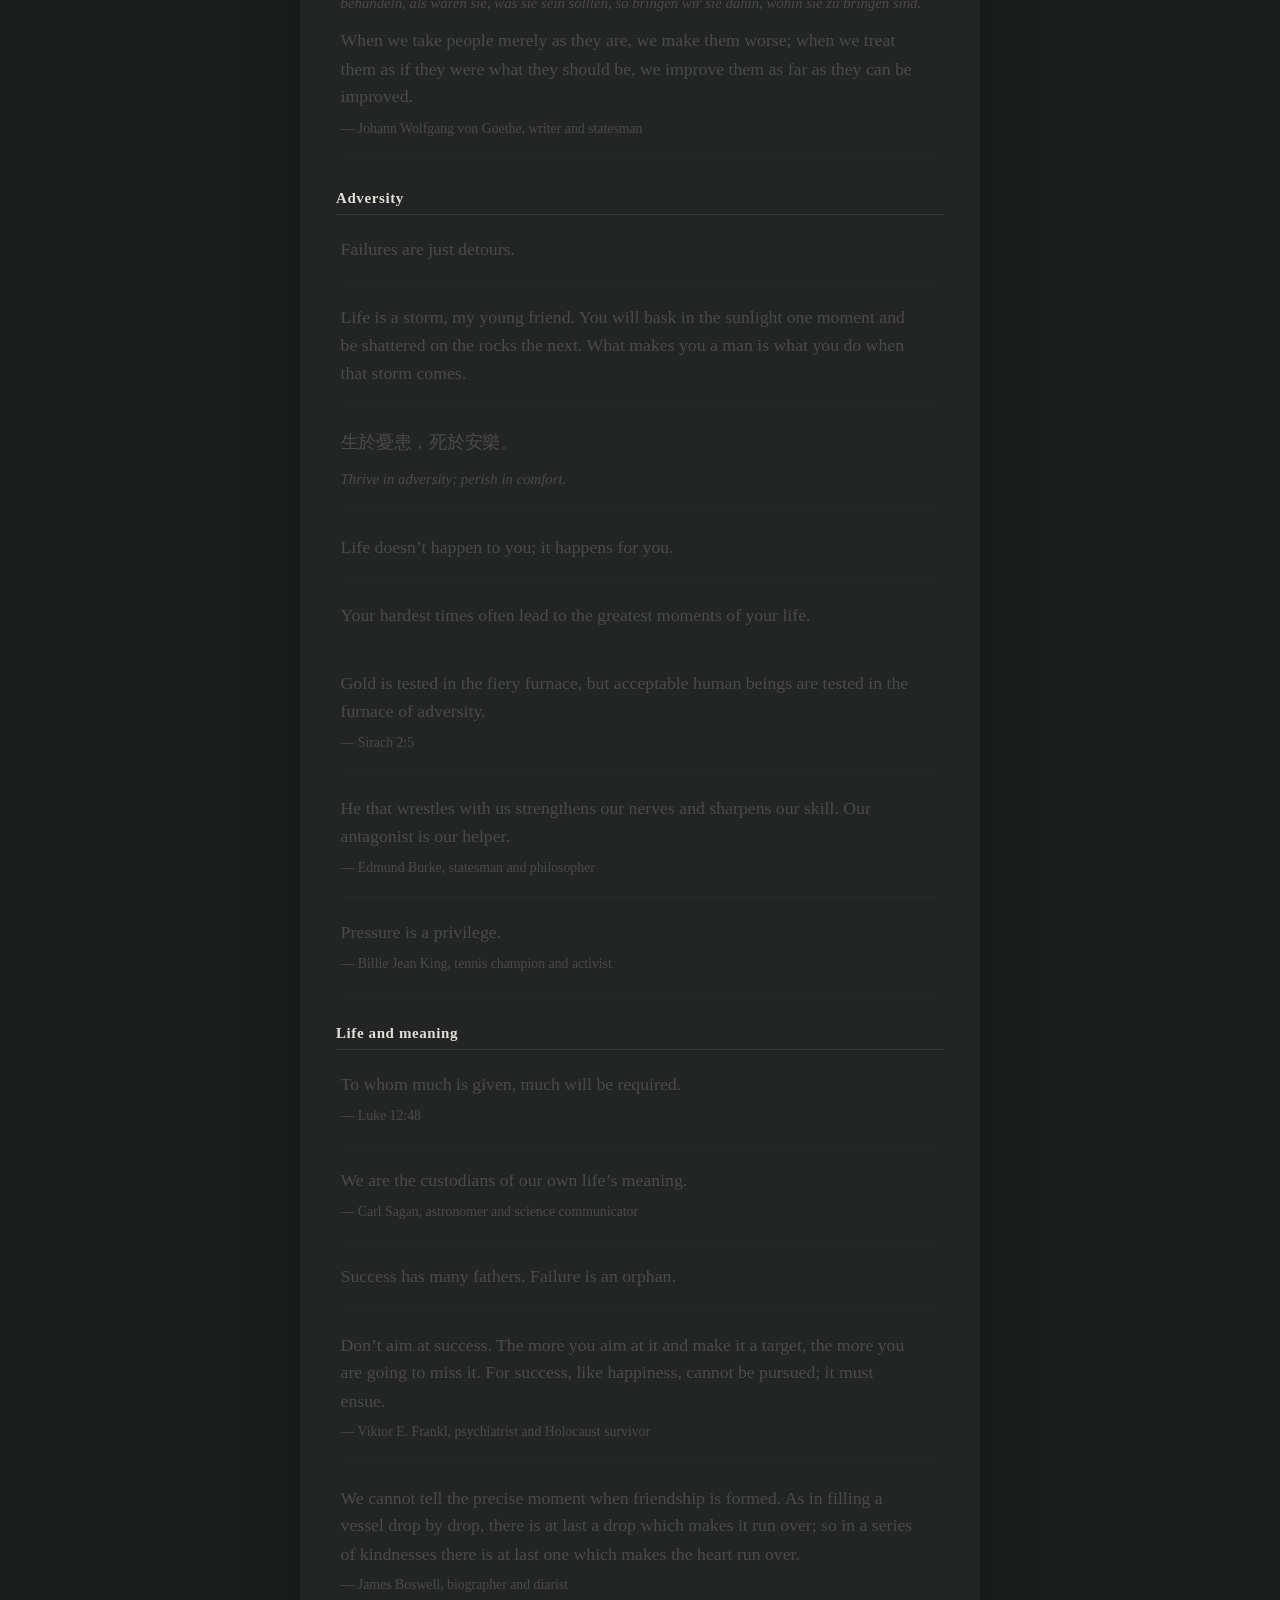
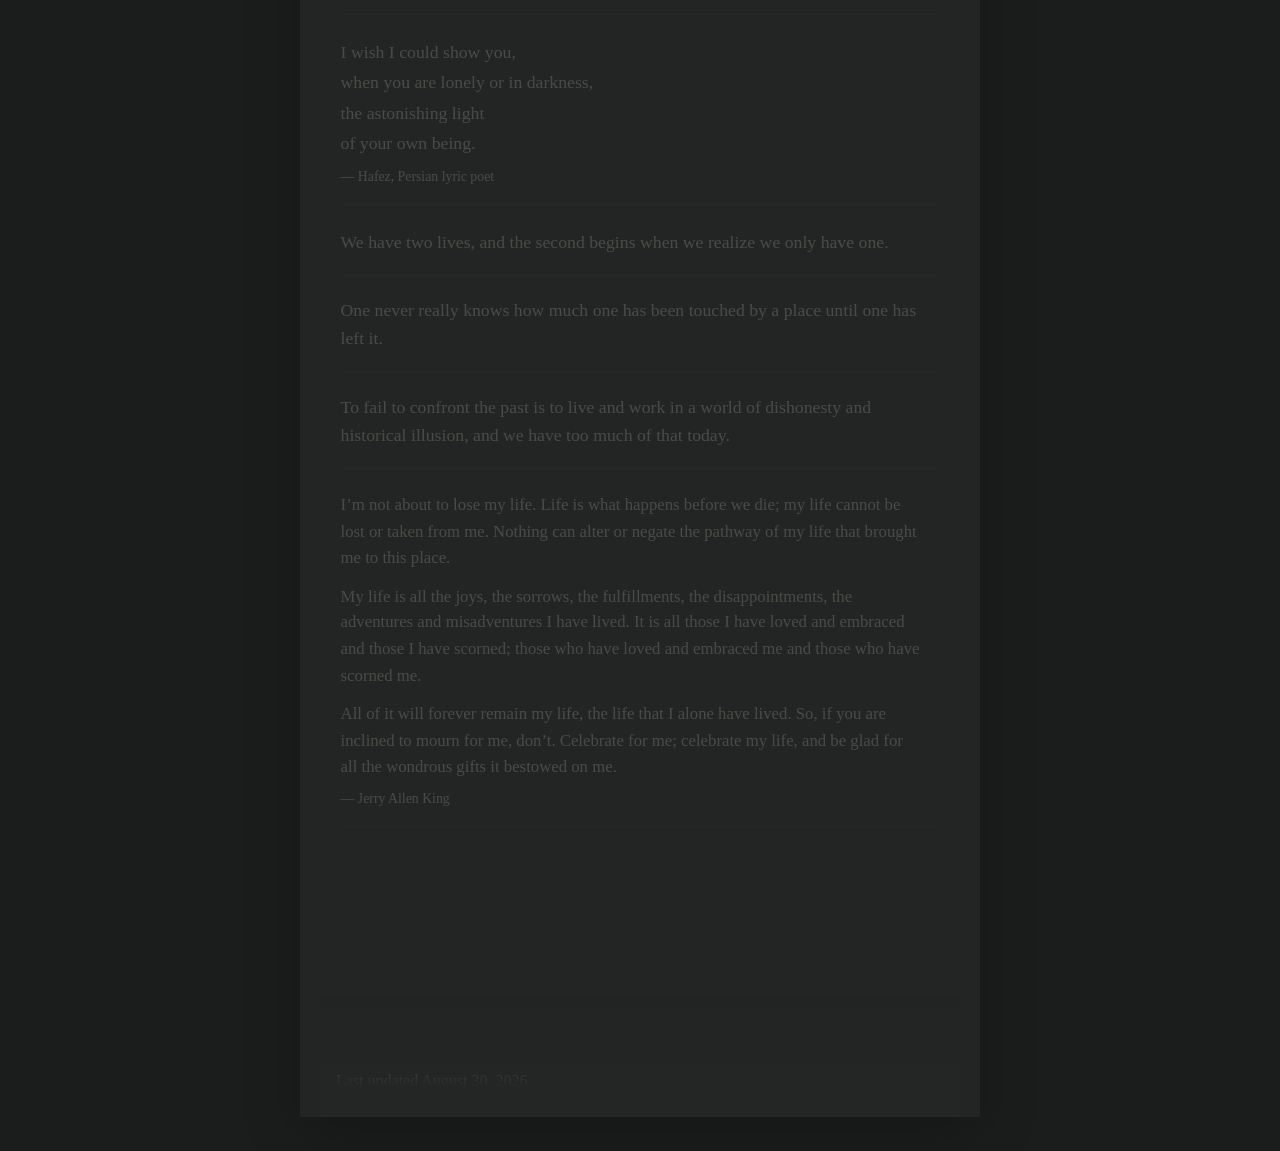
<file: quotes.html>
<!doctype html>
<html lang="en">
  <head>
    <meta charset="utf-8" />
    <meta name="viewport" content="width=device-width, initial-scale=1" />
    <title>Quotes worth keeping — Henning Heine</title>
    <meta name="description" content="A personal collection of quotes and passages worth returning to." />
    <meta name="robots" content="noindex, nofollow, noarchive, nosnippet, noimageindex, nocache" />
    <meta name="googlebot" content="noindex, nofollow, noarchive, nosnippet, noimageindex" />
    <meta name="bingbot" content="noindex, nofollow, noarchive, nosnippet, noimageindex" />
    <meta name="referrer" content="no-referrer" />
    <script>
      (() => {
        const savedTheme = localStorage.getItem('theme');
        const hour = new Date().getHours();
        const eveningTheme = hour >= 18 || hour < 6 ? 'dark' : 'light';
        document.documentElement.dataset.theme = savedTheme || eveningTheme;
      })();
    </script>
    <link rel="canonical" href="https://henningheine.com/quotes.html" />
    <link rel="icon" href="/favicon.svg" type="image/svg+xml" />
    <link rel="stylesheet" href="/styles.css?v=20260831-quotes-5" />
    <meta property="og:title" content="Quotes worth keeping — Henning Heine" />
    <meta property="og:description" content="A personal collection of quotes and passages worth returning to." />
    <meta property="og:type" content="website" />
    <meta property="og:url" content="https://henningheine.com/quotes.html" />
    <meta property="og:image" content="https://henningheine.com/og.png" />
    <meta name="twitter:card" content="summary_large_image" />
    <meta name="twitter:title" content="Quotes worth keeping — Henning Heine" />
    <meta name="twitter:description" content="A personal collection of quotes and passages worth returning to." />
    <meta name="twitter:image" content="https://henningheine.com/og.png" />
  </head>
  <body>
    <div class="page-shell quotes-page">
      <header class="site-header">
        <a class="site-title" href="/">Henning Heine</a>
        <nav class="social-links" aria-label="Primary navigation">
          <a href="mailto:henning.heine@gmail.com">email</a><span aria-hidden="true">|</span>
          <a href="https://www.linkedin.com/in/henningheine" target="_blank" rel="noopener noreferrer">linkedin</a><span aria-hidden="true">|</span>
          <a href="https://x.com/HenningHeine" target="_blank" rel="noopener noreferrer">twitter</a><span aria-hidden="true">|</span>
          <a class="theme-toggle" href="#night-mode">night</a>
        </nav>
      </header>
      <main id="quotes">
        <p class="quotes-intro">quotes I’ve come back to over the years</p>
        <section aria-labelledby="perspective">
          <h2 id="perspective">Perspective</h2>
          <div class="quote-list">
            <figure class="quote">
              <blockquote><p>Have clarity of vision, but a flexibility of process.</p></blockquote>
            </figure>
            <figure class="quote">
              <blockquote><p>What the wise man believes in the beginning, the fool believes in the end.</p></blockquote>
            </figure>
            <figure class="quote quote-long">
              <blockquote><p>It would be to think of one’s career (~40 yrs) as a portfolio of ~10 bets. Add things upfront that are low risk / high status as a safety net if needed. But move to optimize around high risk and high reward. Each bet might only have a 10% shot of success (seems low), but the odds of at least one home run is 1 − (1 − 10%)<sup>10</sup> = 66% (pretty high).</p></blockquote>
              <figcaption><a href="https://www.linkedin.com/in/speechu" target="_blank" rel="noopener noreferrer">Sundeep Peechu</a>, managing partner at Felicis</figcaption>
            </figure>
            <figure class="quote">
              <blockquote>
                <p lang="zh">失了面子，得了里子。</p>
                <p class="translation">Lose face; gain substance.</p>
              </blockquote>
            </figure>
            <figure class="quote">
              <blockquote><p>There is a tide in the affairs of men which, taken at the flood, leads on to fortune. Omitted, all the voyage of their life is bound in shallows and in miseries. On such a full sea are we now afloat.</p></blockquote>
              <figcaption><a href="https://en.wikipedia.org/wiki/William_Shakespeare" target="_blank" rel="noopener noreferrer">William Shakespeare</a>, playwright and poet</figcaption>
            </figure>
            <figure class="quote">
              <blockquote><p>When going up the ladder, don’t forget the stairs you stepped on. You may need them while going down.</p></blockquote>
            </figure>
            <figure class="quote">
              <blockquote><p>Don’t let someone else’s opinion of you become your reality.</p></blockquote>
              <figcaption><a href="https://en.wikipedia.org/wiki/Les_Brown_(speaker)" target="_blank" rel="noopener noreferrer">Les Brown</a>, motivational speaker</figcaption>
            </figure>
            <figure class="quote quote-dialogue">
              <blockquote>
                <p>“How far can you see?”</p>
                <p>“To the end of the street.”</p>
                <p>“How far could you see if you were up there?” he asks, pointing to the tallest building.</p>
                <p>“I can’t imagine without standing up there.”</p>
                <p>“Exactly. That’s the difference between you and God. You just don’t know.”</p>
              </blockquote>
            </figure>
            <figure class="quote">
              <blockquote><p>Wisdom consists of many rich experiences that have been reflected upon until they can be empathically communicated to others.</p></blockquote>
              <figcaption><a href="https://www.linkedin.com/in/marian-vaillant-wrobel-50124311" target="_blank" rel="noopener noreferrer">Marian Wrobel</a>, health-policy researcher and economist</figcaption>
            </figure>
            <figure class="quote">
              <blockquote><p>What the wise have in common is the capacity and willingness to step back from the immediacy of the moment—whether it is an affect, a judgment, or a conflict—in order to attain perspective.</p></blockquote>
              <figcaption>Michael Buehler</figcaption>
            </figure>
            <figure class="quote">
              <blockquote>
                <p class="translation" lang="de">Wenn wir die Menschen nur nehmen, wie sie sind, so machen wir sie schlechter; wenn wir sie behandeln, als wären sie, was sie sein sollten, so bringen wir sie dahin, wohin sie zu bringen sind.</p>
                <p>When we take people merely as they are, we make them worse; when we treat them as if they were what they should be, we improve them as far as they can be improved.</p>
              </blockquote>
              <figcaption><a href="https://en.wikipedia.org/wiki/Johann_Wolfgang_von_Goethe" target="_blank" rel="noopener noreferrer">Johann Wolfgang von Goethe</a>, writer and statesman</figcaption>
            </figure>
          </div>
        </section>

        <section aria-labelledby="adversity">
          <h2 id="adversity">Adversity</h2>
          <div class="quote-list">
            <figure class="quote">
              <blockquote><p>Failures are just detours.</p></blockquote>
            </figure>
            <figure class="quote">
              <blockquote><p>Life is a storm, my young friend. You will bask in the sunlight one moment and be shattered on the rocks the next. What makes you a man is what you do when that storm comes.</p></blockquote>
            </figure>
            <figure class="quote">
              <blockquote>
                <p lang="zh">生於憂患，死於安樂。</p>
                <p class="translation">Thrive in adversity; perish in comfort.</p>
              </blockquote>
            </figure>
            <figure class="quote">
              <blockquote><p>Life doesn’t happen to you; it happens for you.</p></blockquote>
            </figure>
            <figure class="quote">
              <blockquote><p>Your hardest times often lead to the greatest moments of your life.</p></blockquote>
            </figure>
            <figure class="quote">
              <blockquote><p>Gold is tested in the fiery furnace, but acceptable human beings are tested in the furnace of adversity.</p></blockquote>
              <figcaption>Sirach 2:5</figcaption>
            </figure>
            <figure class="quote">
              <blockquote><p>He that wrestles with us strengthens our nerves and sharpens our skill. Our antagonist is our helper.</p></blockquote>
              <figcaption><a href="https://en.wikipedia.org/wiki/Edmund_Burke" target="_blank" rel="noopener noreferrer">Edmund Burke</a>, statesman and philosopher</figcaption>
            </figure>
            <figure class="quote">
              <blockquote><p>Pressure is a privilege.</p></blockquote>
              <figcaption><a href="https://en.wikipedia.org/wiki/Billie_Jean_King" target="_blank" rel="noopener noreferrer">Billie Jean King</a>, tennis champion and activist</figcaption>
            </figure>
          </div>
        </section>

        <section aria-labelledby="life-and-meaning">
          <h2 id="life-and-meaning">Life and meaning</h2>
          <div class="quote-list">
            <figure class="quote">
              <blockquote><p>To whom much is given, much will be required.</p></blockquote>
              <figcaption>Luke 12:48</figcaption>
            </figure>
            <figure class="quote">
              <blockquote><p>We are the custodians of our own life’s meaning.</p></blockquote>
              <figcaption><a href="https://en.wikipedia.org/wiki/Carl_Sagan" target="_blank" rel="noopener noreferrer">Carl Sagan</a>, astronomer and science communicator</figcaption>
            </figure>
            <figure class="quote">
              <blockquote><p>Success has many fathers. Failure is an orphan.</p></blockquote>
            </figure>
            <figure class="quote">
              <blockquote><p>Don’t aim at success. The more you aim at it and make it a target, the more you are going to miss it. For success, like happiness, cannot be pursued; it must ensue.</p></blockquote>
              <figcaption><a href="https://en.wikipedia.org/wiki/Viktor_Frankl" target="_blank" rel="noopener noreferrer">Viktor E. Frankl</a>, psychiatrist and Holocaust survivor</figcaption>
            </figure>
            <figure class="quote">
              <blockquote><p>We cannot tell the precise moment when friendship is formed. As in filling a vessel drop by drop, there is at last a drop which makes it run over; so in a series of kindnesses there is at last one which makes the heart run over.</p></blockquote>
              <figcaption><a href="https://en.wikipedia.org/wiki/James_Boswell" target="_blank" rel="noopener noreferrer">James Boswell</a>, biographer and diarist</figcaption>
            </figure>
            <figure class="quote quote-verse">
              <blockquote>
                <p>I wish I could show you,<br />when you are lonely or in darkness,<br />the astonishing light<br />of your own being.</p>
              </blockquote>
              <figcaption><a href="https://en.wikipedia.org/wiki/Hafez" target="_blank" rel="noopener noreferrer">Hafez</a>, Persian lyric poet</figcaption>
            </figure>
            <figure class="quote">
              <blockquote><p>We have two lives, and the second begins when we realize we only have one.</p></blockquote>
            </figure>
            <figure class="quote">
              <blockquote><p>One never really knows how much one has been touched by a place until one has left it.</p></blockquote>
            </figure>
            <figure class="quote">
              <blockquote><p>To fail to confront the past is to live and work in a world of dishonesty and historical illusion, and we have too much of that today.</p></blockquote>
            </figure>
            <figure class="quote quote-long">
              <blockquote>
                <p>I’m not about to lose my life. Life is what happens before we die; my life cannot be lost or taken from me. Nothing can alter or negate the pathway of my life that brought me to this place.</p>
                <p>My life is all the joys, the sorrows, the fulfillments, the disappointments, the adventures and misadventures I have lived. It is all those I have loved and embraced and those I have scorned; those who have loved and embraced me and those who have scorned me.</p>
                <p>All of it will forever remain my life, the life that I alone have lived. So, if you are inclined to mourn for me, don’t. Celebrate for me; celebrate my life, and be glad for all the wondrous gifts it bestowed on me.</p>
              </blockquote>
              <figcaption>Jerry Allen King</figcaption>
            </figure>
          </div>
        </section>
      </main>
      <footer>Last updated August 30, 2026.</footer>
    </div>

    <nav class="theme-toc" aria-label="Quote themes"></nav>

    <script>
      const themeToggle = document.querySelector('.theme-toggle');
      const updateThemeToggle = () => {
        const isDark = document.documentElement.dataset.theme === 'dark';
        themeToggle.textContent = isDark ? 'day' : 'night';
      };
      themeToggle.addEventListener('click', (event) => {
        event.preventDefault();
        const isDark = document.documentElement.dataset.theme === 'dark';
        const nextTheme = isDark ? 'light' : 'dark';
        document.documentElement.dataset.theme = nextTheme;
        localStorage.setItem('theme', nextTheme);
        updateThemeToggle();
      });
      updateThemeToggle();

      const themeToc = document.querySelector('.theme-toc');
      const themeSections = [...document.querySelectorAll('#quotes > section')];
      const themeTocList = document.createElement('div');
      themeTocList.className = 'theme-toc-list';
      themeToc.append(themeTocList);
      const themeLinks = themeSections.map((section) => {
        const heading = section.querySelector('h2');
        const link = document.createElement('a');
        link.href = '#' + heading.id;
        link.textContent = heading.textContent;
        themeTocList.append(link);
        return link;
      });

      let themeTocFrame = 0;
      const updateActiveTheme = () => {
        themeTocFrame = 0;
        const marker = window.innerHeight * 0.32;
        let activeSection = themeSections[0];

        themeSections.forEach((section) => {
          if (section.getBoundingClientRect().top <= marker) activeSection = section;
        });

        const isAtPageBottom = window.scrollY + window.innerHeight >= document.documentElement.scrollHeight - 4;
        if (isAtPageBottom) activeSection = themeSections[themeSections.length - 1];

        const activeIndex = themeSections.indexOf(activeSection);
        themeTocList.style.transform = 'translateY(' + ((3 - activeIndex) * 19) + 'px)';

        themeLinks.forEach((link, index) => {
          const distance = Math.abs(index - activeIndex);
          const isVisible = distance <= 3;
          const isActive = index === activeIndex;
          const opacity = [1, 0.78, 0.52, 0.28][distance] || 0;

          link.classList.toggle('is-visible', isVisible);
          link.classList.toggle('is-active', isActive);
          link.style.setProperty('--toc-opacity', opacity);
          link.tabIndex = isVisible ? 0 : -1;
          if (isActive) link.setAttribute('aria-current', 'true');
          else link.removeAttribute('aria-current');
        });
      };

      const queueThemeTocUpdate = () => {
        if (!themeTocFrame) themeTocFrame = window.requestAnimationFrame(updateActiveTheme);
      };

      const quotes = [...document.querySelectorAll('.quote')];
      let quoteFocusFrame = 0;
      const updateFocusedQuote = () => {
        quoteFocusFrame = 0;
        const viewportCenter = window.innerHeight / 2;
        const maxScroll = Math.max(document.documentElement.scrollHeight - window.innerHeight, 1);
        const scrollProgress = Math.min(Math.max(window.scrollY / maxScroll, 0), 1);
        const firstBounds = quotes[0].getBoundingClientRect();
        const lastBounds = quotes[quotes.length - 1].getBoundingClientRect();
        const firstDocumentCenter = firstBounds.top + window.scrollY + firstBounds.height / 2;
        const lastDocumentCenter = lastBounds.top + window.scrollY + lastBounds.height / 2;
        const topReadingLine = Math.min(viewportCenter, firstDocumentCenter);
        const bottomReadingLine = Math.max(viewportCenter, lastDocumentCenter - maxScroll);
        const readingLine = topReadingLine + (bottomReadingLine - topReadingLine) * scrollProgress;
        let focusedQuote = quotes[0];
        let closestDistance = Infinity;

        quotes.forEach((quote) => {
          const bounds = quote.getBoundingClientRect();
          const quoteCenter = bounds.top + bounds.height / 2;
          const distance = Math.abs(quoteCenter - readingLine);
          if (distance < closestDistance) {
            closestDistance = distance;
            focusedQuote = quote;
          }
        });

        quotes.forEach((quote) => quote.classList.toggle('is-focused', quote === focusedQuote));
        document.documentElement.classList.add('quote-focus-ready');
      };

      const queueQuoteFocusUpdate = () => {
        if (!quoteFocusFrame) quoteFocusFrame = window.requestAnimationFrame(updateFocusedQuote);
      };

      window.addEventListener('scroll', queueThemeTocUpdate, { passive: true });
      window.addEventListener('resize', queueThemeTocUpdate);
      window.addEventListener('scroll', queueQuoteFocusUpdate, { passive: true });
      window.addEventListener('resize', queueQuoteFocusUpdate);
      themeLinks.forEach((link) => link.addEventListener('click', queueThemeTocUpdate));
      updateActiveTheme();
      updateFocusedQuote();
    </script>
  </body>
</html>
</file>
<file: styles.css>
:root {
  --background: #f7f8f7;
  --paper: rgba(255, 255, 255, 0.92);
  --ink: #2e302f;
  --link: #2e302f;
  --muted: #2e302f;
  --glow: rgba(255, 255, 255, 0.9);
  --shadow: rgba(42, 48, 45, 0.06);
  --portrait-shadow: rgba(42, 48, 45, 0.1);
  --reading-fade: #fff;
  --map-land: #e4e7e5;
  --map-border: #f7f8f7;
  --map-visited: #657d70;
  --map-visited-hover: #405b4d;
  --map-ocean: #f2f5f3;
}

html[data-theme='dark'] {
  color-scheme: dark;
  --background: #1b1d1c;
  --paper: rgba(36, 38, 37, 0.96);
  --ink: #e1dfd8;
  --link: #e1dfd8;
  --muted: #e1dfd8;
  --glow: rgba(68, 70, 67, 0.28);
  --shadow: rgba(0, 0, 0, 0.2);
  --portrait-shadow: rgba(0, 0, 0, 0.26);
  --reading-fade: #242625;
  --map-land: #343836;
  --map-border: #1b1d1c;
  --map-visited: #94ad9f;
  --map-visited-hover: #c3d3ca;
  --map-ocean: #202321;
}

* {
  box-sizing: border-box;
}

html {
  scroll-behavior: smooth;
}

body {
  min-height: 100vh;
  margin: 0;
  padding: 34px 20px;
  color: var(--ink);
  background:
    radial-gradient(circle at 15% 12%, var(--glow), transparent 34rem),
    var(--background);
  font-family: Georgia, 'Times New Roman', serif;
  font-size: 16px;
  line-height: 1.58;
  text-rendering: optimizeLegibility;
}

.page-shell {
  width: min(680px, 100%);
  margin: 0 auto;
  padding: 30px 36px 24px;
  background: var(--paper);
  box-shadow: 0 18px 55px var(--shadow);
  backdrop-filter: blur(10px);
}

.site-header {
  display: flex;
  align-items: flex-start;
  flex-direction: column;
  gap: 13px;
  padding-bottom: 26px;
}

.quotes-page .site-header {
  position: relative;
  z-index: 5;
}

.site-title {
  color: var(--ink);
  font-size: clamp(24px, 4.2vw, 30px);
  font-weight: 700;
  line-height: 1;
  letter-spacing: -0.025em;
}

.social-links {
  display: flex;
  flex-wrap: wrap;
  align-items: center;
  justify-content: flex-start;
  gap: 7px;
  color: var(--muted);
  font-size: 14px;
  white-space: nowrap;
}

.theme-toggle {
  white-space: nowrap;
}

main {
  padding-top: 30px;
}

.portrait {
  display: block;
  width: 200px;
  height: 200px;
  margin: 0 0 24px;
  object-fit: cover;
  box-shadow: 0 7px 20px var(--portrait-shadow);
}

.bio {
  max-width: 600px;
}

p {
  margin: 0 0 16px;
}

h2 {
  margin: 28px 0 10px;
  font: 700 16px/1.5 Georgia, 'Times New Roman', serif;
}

.home-page h2 {
  color: var(--muted);
  font-variant-caps: all-small-caps;
  letter-spacing: 0.07em;
}

.work-list {
  display: grid;
  gap: 6px;
}

.work-item {
  display: grid;
  grid-template-columns: 18px max-content minmax(0, 1fr);
  gap: 7px;
  align-items: center;
}

.work-logo {
  display: block;
  width: 18px;
  height: 18px;
  background: #fff;
  object-fit: contain;
}

.work-name {
  font-weight: 700;
}

.work-detail {
  color: var(--muted);
}

.press-list {
  display: grid;
  gap: 6px;
}

.press-item {
  display: grid;
  grid-template-columns: 18px minmax(0, 1fr);
  gap: 7px;
  align-items: center;
}

.press-logo {
  display: block;
  width: 18px;
  height: 18px;
  background: #fff;
  object-fit: contain;
}

.press-copy {
  min-width: 0;
}

ul {
  margin: 0;
  padding-left: 23px;
}

li {
  min-height: 27px;
}

.investments {
  display: grid;
  gap: 6px;
  padding-left: 0;
  list-style: none;
}

.investments li {
  display: grid;
  grid-template-columns: 18px minmax(0, 1fr);
  gap: 7px;
  align-items: center;
  min-height: 0;
}

.investment-logo {
  display: block;
  width: 18px;
  height: 18px;
  background: #fff;
  object-fit: contain;
}

.books-page main {
  padding-top: 18px;
}

.books-page section h2,
.quotes-page section h2 {
  margin: 30px 0 5px;
  color: var(--muted);
  font-size: 15px;
  line-height: 1.3;
  letter-spacing: 0.04em;
}

.page-heading {
  margin: 0 0 8px;
  font: 700 clamp(24px, 4.2vw, 30px)/1.1 Georgia, 'Times New Roman', serif;
  letter-spacing: -0.025em;
}

.books-intro {
  color: var(--muted);
}

.quotes-page main {
  padding-top: 18px;
  padding-bottom: min(20vh, 190px);
}

.quotes-page::before,
.quotes-page::after {
  position: fixed;
  z-index: 4;
  left: 50%;
  width: min(680px, calc(100% - 40px));
  height: min(18vh, 150px);
  pointer-events: none;
  content: '';
  opacity: 0;
  transform: translateX(-50%);
  transition: opacity 300ms ease;
}

.quotes-page::before {
  top: 0;
  background: linear-gradient(to bottom, var(--reading-fade) 20%, transparent 100%);
}

.quotes-page::after {
  bottom: 0;
  background: linear-gradient(to top, var(--reading-fade) 20%, transparent 100%);
}

.quote-focus-ready .quotes-page::before,
.quote-focus-ready .quotes-page::after {
  opacity: 1;
}

.quotes-intro {
  margin-bottom: 28px;
  color: var(--muted);
}

.quote-list {
  border-top: 1px solid color-mix(in srgb, var(--ink) 11%, transparent);
}

.quote {
  margin: 0;
  padding: 20px 0 19px;
  border-bottom: 1px solid color-mix(in srgb, var(--ink) 11%, transparent);
}

.quote-focus-ready .quotes-page .quote {
  opacity: 0.2;
  filter: blur(0.35px);
  transform: scale(0.985);
  transform-origin: center;
  transition: opacity 300ms ease, filter 300ms ease, transform 300ms ease;
}

.quote-focus-ready .quotes-page .quote.is-focused {
  opacity: 1;
  filter: none;
  transform: none;
}

.quote blockquote,
.quote blockquote p {
  margin: 0;
}

.quote blockquote {
  max-width: 590px;
  font-size: 18px;
  line-height: 1.58;
  hanging-punctuation: first last;
}

.quote blockquote p + p {
  margin-top: 12px;
}

.quote figcaption {
  margin-top: 8px;
  color: var(--muted);
  font-size: 14px;
  line-height: 1.4;
}

.quote figcaption::before {
  content: '— ';
}

.quote .translation {
  color: var(--muted);
  font-size: 15px;
  font-style: italic;
}

.quote-dialogue blockquote,
.quote-long blockquote {
  font-size: 17px;
}

.quote-verse blockquote {
  line-height: 1.72;
}

.social-links a[aria-current='page'] {
  color: var(--ink);
}

.book-list {
  margin: 0;
  padding: 0;
  list-style: none;
}

.book-list li {
  position: relative;
  min-height: 0;
  margin: 0;
  padding: 5px 0;
  line-height: 1.45;
}

.book-list cite {
  font-style: normal;
  font-weight: 400;
  cursor: pointer;
}

.book-list cite:hover,
.book-list cite:focus-visible {
  text-decoration: underline;
  text-underline-offset: 3px;
}

.book-list cite:focus-visible {
  outline: 2px solid color-mix(in srgb, var(--link) 42%, transparent);
  outline-offset: 3px;
}

.book-link {
  color: inherit;
}

.book-author {
  color: var(--muted);
  font-size: 14px;
}

.book-date {
  display: none;
}

.book-panel {
  position: fixed;
  z-index: 10;
  top: 34px;
  right: auto;
  left: calc(50% + 360px);
  width: 292px;
  max-height: calc(100vh - 68px);
  padding: 18px;
  overflow-y: auto;
  border: 1px solid color-mix(in srgb, var(--ink) 10%, transparent);
  background: color-mix(in srgb, var(--paper) 94%, transparent);
  box-shadow: 0 18px 55px rgba(20, 24, 22, 0.22);
  -webkit-backdrop-filter: blur(14px);
  backdrop-filter: blur(14px);
}

@media (max-width: 1300px) {
  .book-panel {
    right: 16px;
    left: auto;
  }
}

.book-panel-close {
  position: absolute;
  top: 8px;
  right: 10px;
  width: 30px;
  height: 30px;
  padding: 0;
  border: 0;
  color: var(--muted);
  background: transparent;
  font: 24px/1 Georgia, 'Times New Roman', serif;
  cursor: pointer;
}

.book-panel-cover-wrap {
  display: grid;
  width: 92px;
  min-height: 130px;
  margin-bottom: 16px;
  place-items: center;
  overflow: hidden;
  color: var(--muted);
  background: color-mix(in srgb, var(--ink) 5%, transparent);
  font-size: 11px;
  line-height: 1.3;
  text-align: center;
}

.book-panel-cover {
  display: block;
  width: 92px;
  height: auto;
  max-height: 150px;
  object-fit: cover;
}

.book-panel-copy h2 {
  margin: 0 30px 6px 0;
  font: 700 18px/1.25 Georgia, 'Times New Roman', serif;
}

.book-panel-meta {
  margin-bottom: 14px;
  color: var(--muted);
  font-size: 13px;
  line-height: 1.4;
}

.book-panel-summary {
  margin-bottom: 16px;
  font-size: 15px;
  line-height: 1.5;
}

.book-panel-amazon,
.book-panel-source {
  display: block;
  width: fit-content;
  font-size: 14px;
}

.book-panel-source {
  margin-top: 6px;
  color: var(--muted);
  font-size: 12px;
}

.year-toc,
.theme-toc {
  position: fixed;
  z-index: 5;
  top: 50%;
  right: calc(50% + 360px);
  width: 54px;
  height: 133px;
  overflow: hidden;
  transform: translateY(-50%);
}

.theme-toc {
  width: 150px;
}

.year-toc-list,
.theme-toc-list {
  display: flex;
  flex-direction: column;
  transition: transform 220ms ease;
}

.year-toc::before,
.theme-toc::before {
  position: absolute;
  top: 0;
  right: 0;
  bottom: 0;
  width: 1px;
  background: color-mix(in srgb, var(--ink) 16%, transparent);
  content: '';
}

.year-toc a,
.theme-toc a {
  position: relative;
  flex: 0 0 19px;
  height: 19px;
  padding: 2px 12px 2px 0;
  color: var(--muted);
  font-size: 11px;
  line-height: 1.35;
  opacity: 0;
  pointer-events: none;
  text-align: right;
  transition: color 140ms ease, opacity 180ms ease;
  white-space: nowrap;
}

.year-toc a.is-visible,
.theme-toc a.is-visible {
  opacity: var(--toc-opacity, 1);
  pointer-events: auto;
}

.year-toc a::after,
.theme-toc a::after {
  position: absolute;
  top: 50%;
  right: -3px;
  width: 7px;
  height: 7px;
  border: 1px solid color-mix(in srgb, var(--ink) 25%, transparent);
  border-radius: 50%;
  background: var(--background);
  content: '';
  transform: translateY(-50%);
}

.year-toc a:hover,
.year-toc a:focus-visible,
.year-toc a.is-active,
.theme-toc a:hover,
.theme-toc a:focus-visible,
.theme-toc a.is-active {
  color: var(--ink);
  text-decoration: none;
}

.year-toc a.is-active,
.theme-toc a.is-active {
  font-weight: 700;
  opacity: 1;
}

.year-toc a.is-active::after,
.theme-toc a.is-active::after {
  border-color: var(--ink);
  background: var(--ink);
}

@media (max-width: 900px) {
  .year-toc,
  .theme-toc {
    display: none;
  }
}

a {
  color: var(--link);
  text-decoration: none;
  text-underline-offset: 3px;
}

a:focus-visible,
.theme-toggle:focus-visible {
  outline: 2px solid color-mix(in srgb, var(--link) 42%, transparent);
  outline-offset: 3px;
}

footer {
  margin-top: 40px;
  padding-top: 18px;
  color: var(--muted);
}

.sr-only {
  position: absolute;
  width: 1px;
  height: 1px;
  padding: 0;
  margin: -1px;
  overflow: hidden;
  clip: rect(0, 0, 0, 0);
  white-space: nowrap;
  border: 0;
}

.travel-page {
  width: min(1040px, 100%);
}

.travel-page main {
  padding-top: 18px;
}

.travel-heading-row {
  display: flex;
  align-items: flex-end;
  justify-content: space-between;
  gap: 24px;
  margin-bottom: 28px;
}

.travel-intro {
  margin: 8px 0 0;
  color: var(--muted);
}

.travel-controls {
  display: flex;
  align-items: center;
  justify-content: space-between;
  gap: 16px;
}

.travel-controls {
  margin-bottom: 12px;
}

.travel-filters {
  display: flex;
  flex-wrap: wrap;
  gap: 5px;
}

.travel-filter {
  border: 0;
  color: var(--ink);
  background: transparent;
  font: inherit;
  cursor: pointer;
}

.travel-filter {
  padding: 4px 8px;
  border-radius: 999px;
  color: var(--muted);
  font-size: 13px;
}

.travel-filter:hover,
.travel-filter:focus-visible,
.travel-filter.is-active {
  color: var(--paper);
  background: var(--ink);
  outline: none;
}

.travel-search input {
  width: 150px;
  padding: 6px 2px;
  border: 0;
  border-bottom: 1px solid color-mix(in srgb, var(--ink) 20%, transparent);
  border-radius: 0;
  color: var(--ink);
  background: transparent;
  font: 14px Georgia, 'Times New Roman', serif;
}

.travel-search input::placeholder {
  color: var(--muted);
  opacity: 0.65;
}

.travel-search input:focus {
  border-bottom-color: var(--ink);
  outline: none;
}

.travel-map-wrap {
  position: relative;
  overflow: hidden;
  border: 1px solid color-mix(in srgb, var(--ink) 10%, transparent);
  background: var(--map-ocean);
}

.travel-map {
  aspect-ratio: 1.92 / 1;
  min-height: 260px;
}

.travel-map svg {
  display: block;
  width: 100%;
  height: 100%;
}

.map-sphere {
  fill: var(--map-ocean);
}

.map-country {
  fill: var(--map-land);
  stroke: var(--map-border);
  stroke-width: 0.65px;
  vector-effect: non-scaling-stroke;
}

.map-country.is-visited {
  fill: var(--map-visited);
  transition: fill 140ms ease, opacity 140ms ease;
}

.map-country.is-visited:hover {
  fill: var(--map-visited-hover);
  outline: none;
}

.map-country.is-visited.is-filtered {
  fill: var(--map-land);
  opacity: 0.45;
  pointer-events: none;
}

.map-marker {
  stroke: var(--surface);
  stroke-width: 1.5px;
  vector-effect: non-scaling-stroke;
}

.travel-map-loading,
.travel-map-error {
  display: grid;
  height: 100%;
  min-height: 260px;
  margin: 0;
  place-items: center;
  color: var(--muted);
  font-size: 14px;
}

.travel-map-key {
  position: absolute;
  right: 12px;
  bottom: 10px;
  display: flex;
  align-items: center;
  gap: 6px;
  color: var(--muted);
  font-size: 11px;
}

.travel-map-key i {
  width: 10px;
  height: 10px;
  background: var(--map-visited);
}

.map-tooltip {
  position: absolute;
  z-index: 3;
  display: grid;
  padding: 7px 9px;
  color: var(--ink);
  background: var(--paper);
  box-shadow: 0 6px 18px var(--shadow);
  font-size: 12px;
  line-height: 1.3;
  pointer-events: none;
}

.map-tooltip span {
  color: var(--muted);
  font-size: 10px;
}

.map-tooltip.is-muted {
  color: var(--muted);
}

@media (max-width: 620px) {
  body {
    padding: 16px 12px;
  }

  .page-shell {
    padding: 24px 22px 20px;
  }

  .quotes-page::before,
  .quotes-page::after {
    width: calc(100% - 24px);
    height: min(15vh, 110px);
  }

  .site-header {
    gap: 12px;
    padding-bottom: 22px;
  }

  main {
    padding-top: 24px;
  }

  .portrait {
    width: 172px;
    height: 172px;
  }

  .book-panel {
    top: auto;
    right: 12px;
    bottom: 12px;
    left: 12px;
    width: auto;
    max-height: min(72vh, 560px);
    background: color-mix(in srgb, var(--paper) 86%, transparent);
    -webkit-backdrop-filter: blur(18px) saturate(112%);
    backdrop-filter: blur(18px) saturate(112%);
  }

  .travel-heading-row {
    align-items: flex-start;
  }

  .travel-controls {
    align-items: stretch;
    flex-direction: column;
  }

  .travel-search input {
    width: 100%;
  }

  .travel-map {
    min-height: 210px;
  }

}

@media (prefers-reduced-motion: reduce) {
  html {
    scroll-behavior: auto;
  }

  .year-toc-list,
  .year-toc a,
  .theme-toc-list,
  .theme-toc a,
  .quotes-page::before,
  .quotes-page::after,
  .quote-focus-ready .quotes-page .quote {
    transition: none;
  }
}
</file>
